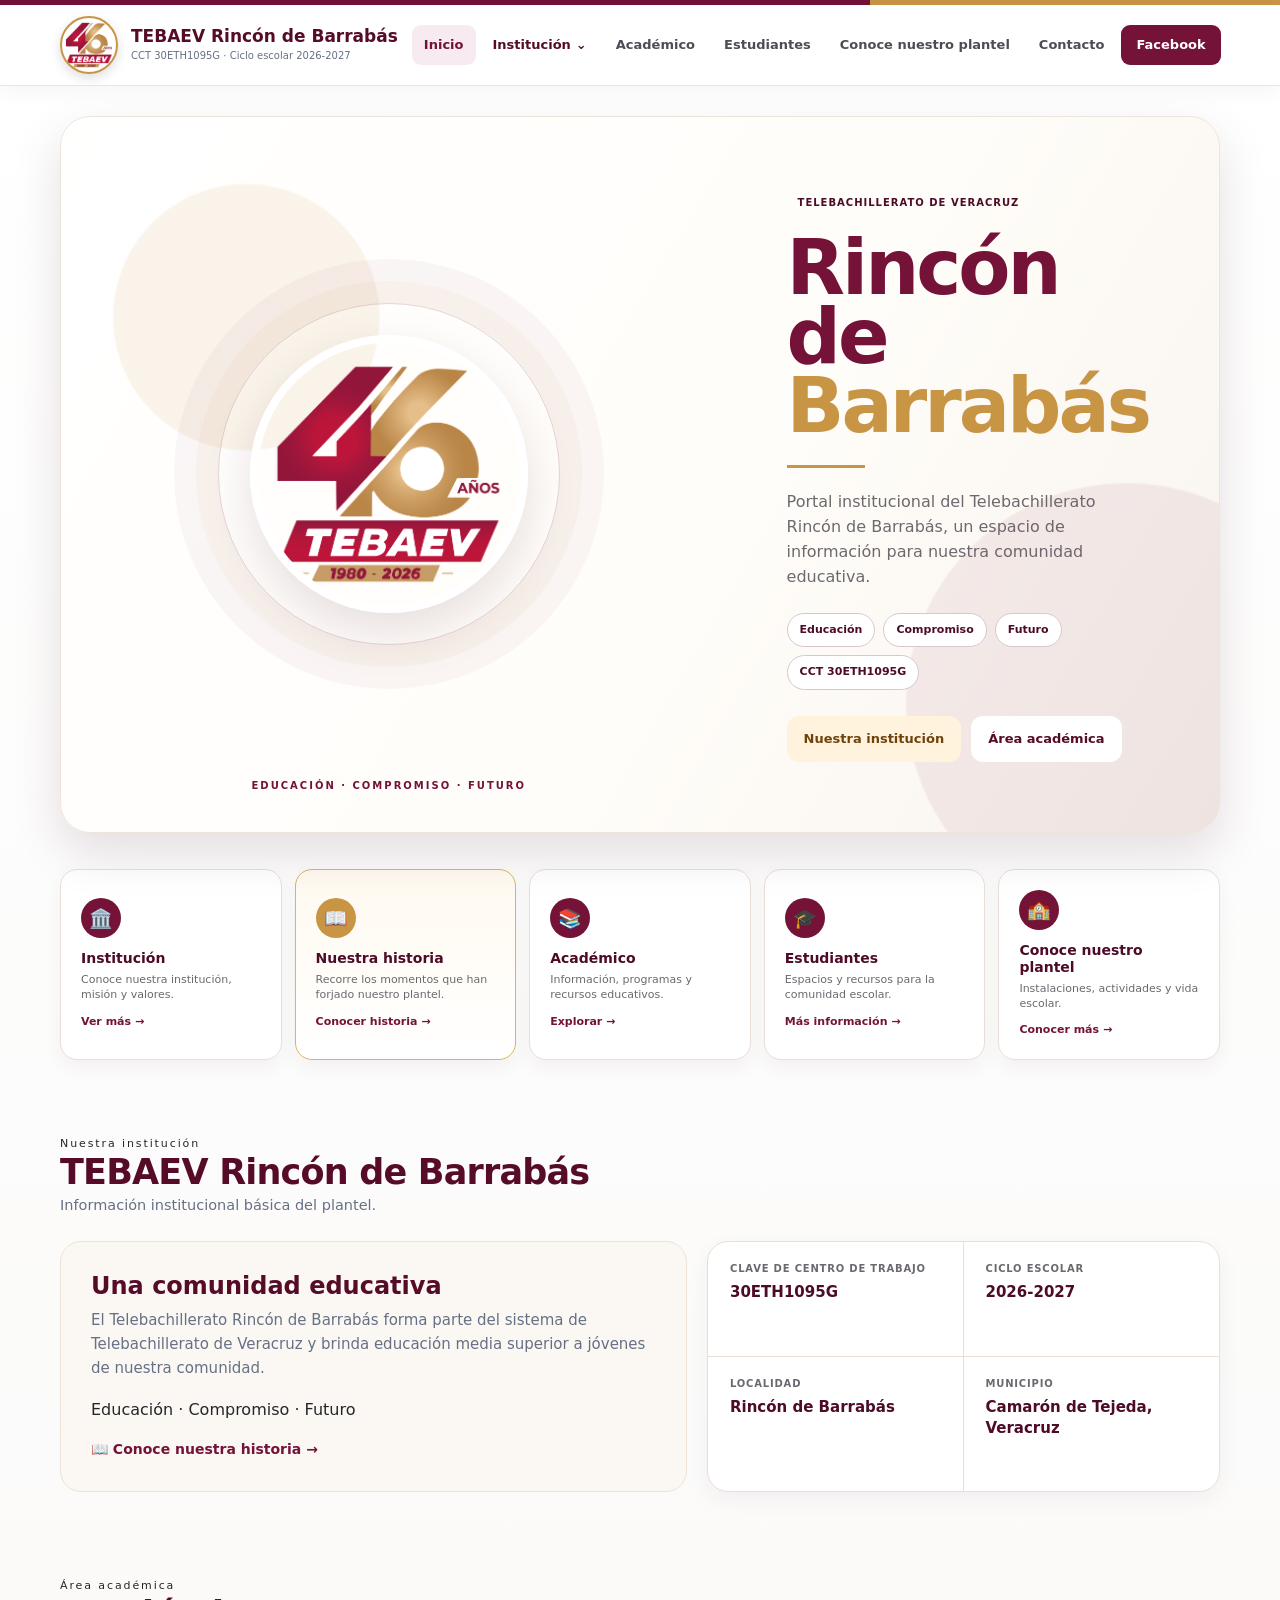
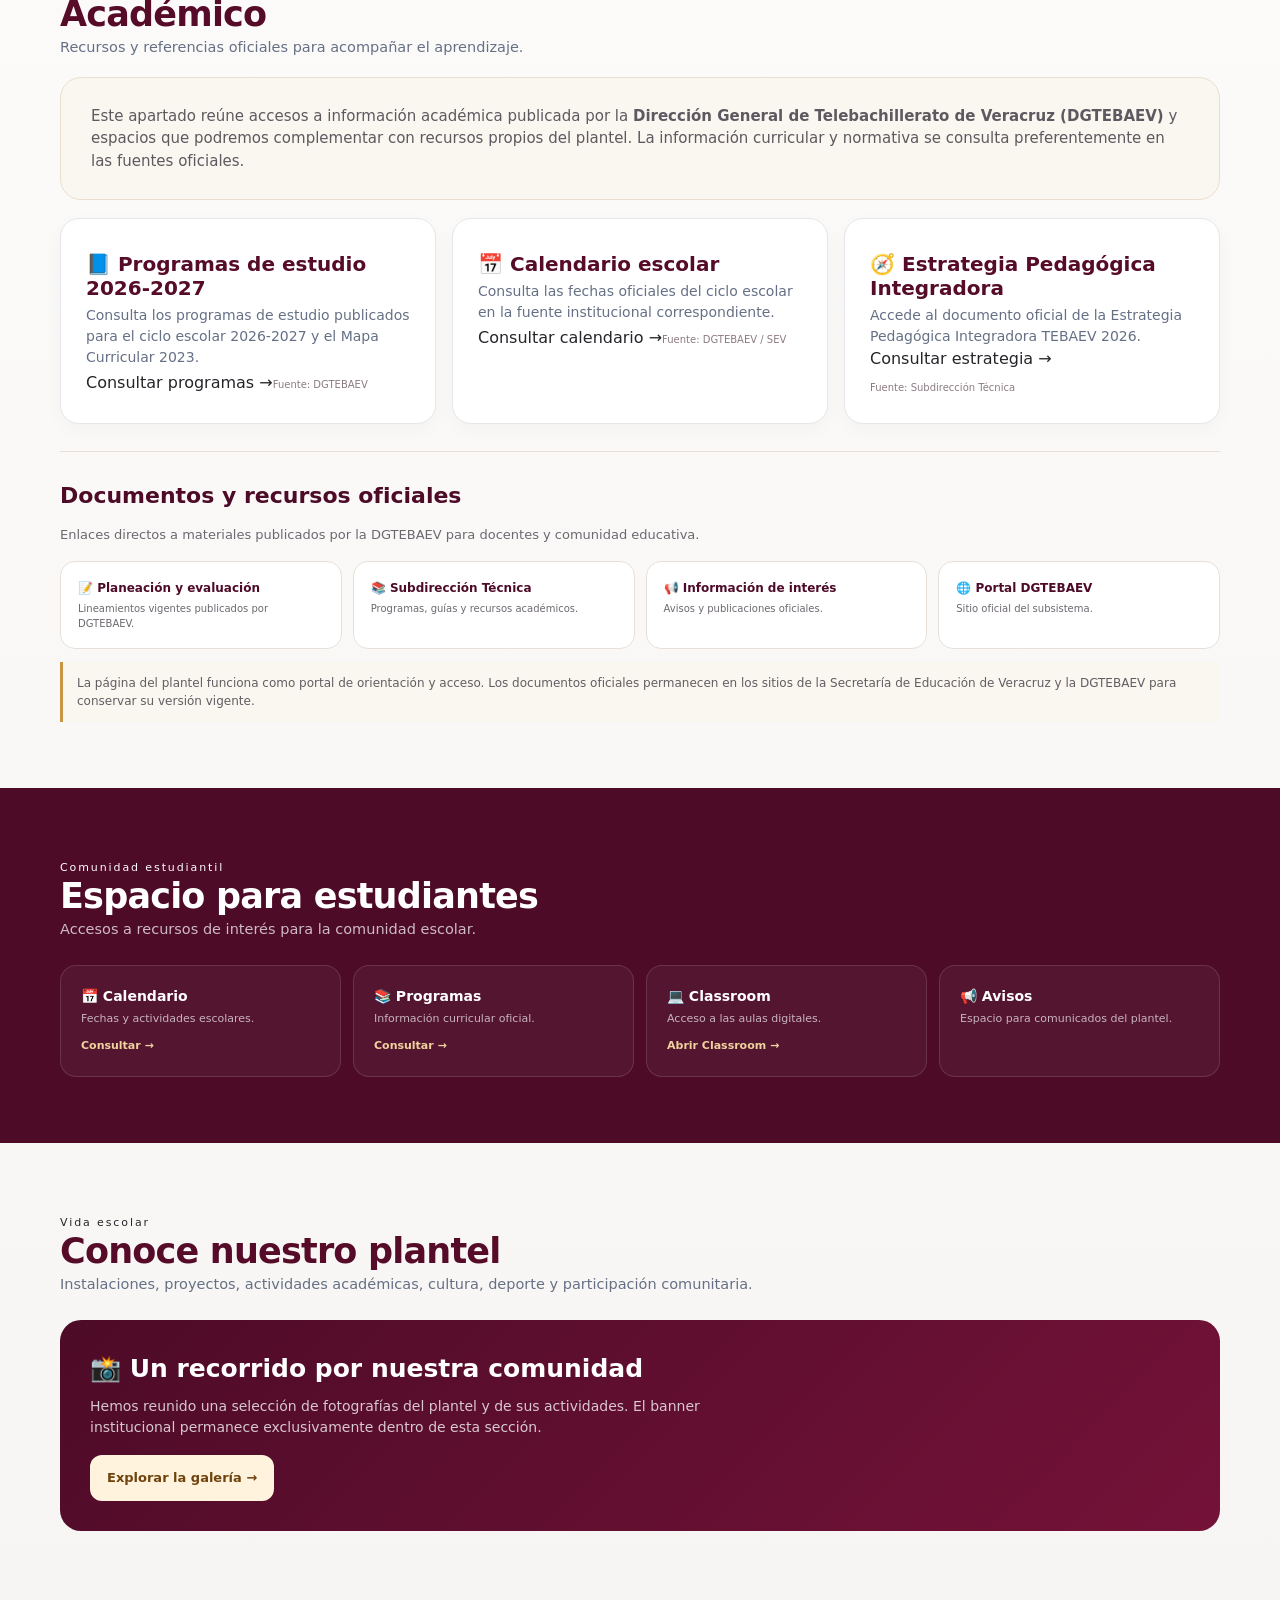
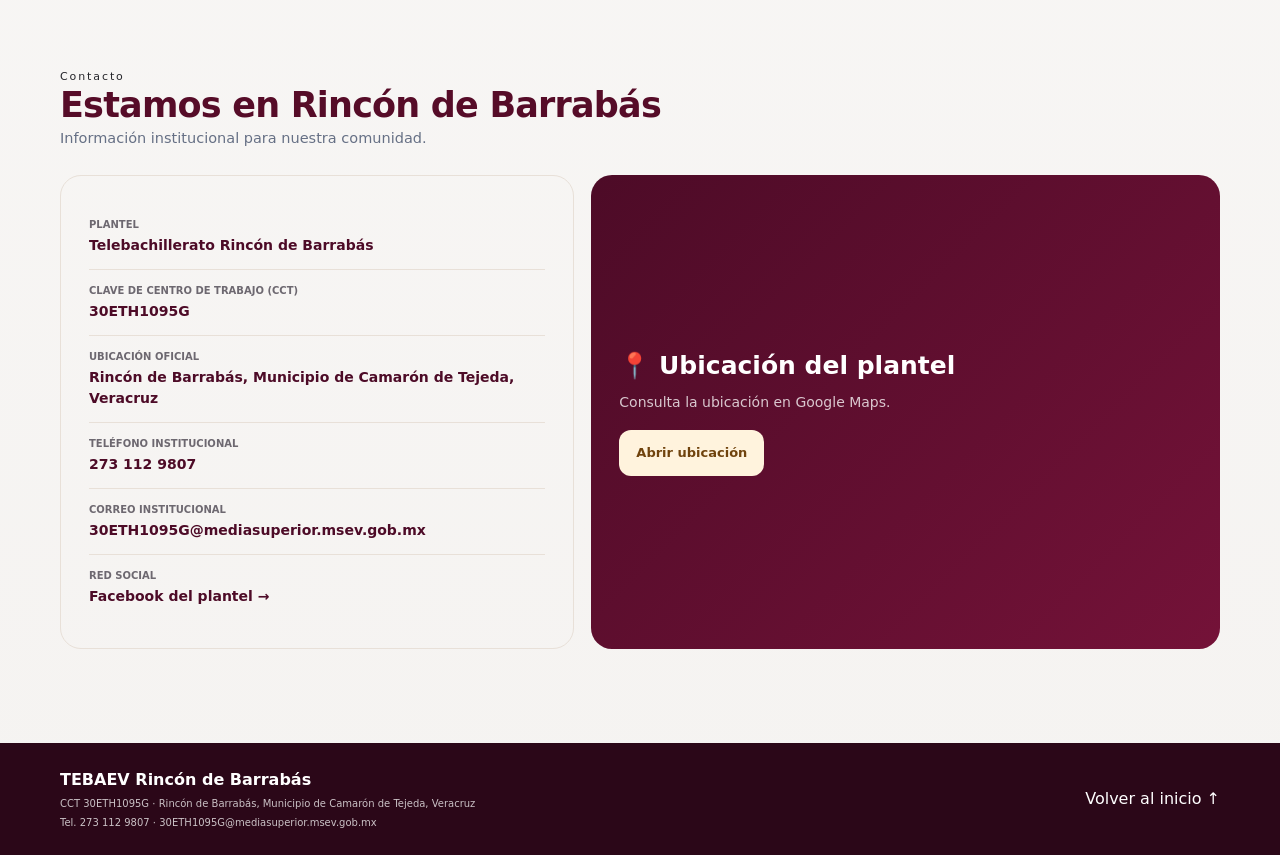
<file: index.html>
<!doctype html>
<html lang="es">
<head>
<meta charset="utf-8">
<meta name="viewport" content="width=device-width,initial-scale=1,viewport-fit=cover">
<meta name="theme-color" content="#741238">
<meta name="description" content="Portal institucional del Telebachillerato Rincón de Barrabás, CCT 30ETH1095G. Ciclo escolar 2026-2027.">
<meta property="og:type" content="website">
<meta property="og:title" content="TEBAEV Rincón de Barrabás | Portal institucional">
<meta property="og:description" content="Información institucional, académica y comunitaria del Telebachillerato Rincón de Barrabás.">
<meta property="og:image" content="https://mario-orther.github.io/TEBAEV-Rincon-de-Barrabas/Portada.jpg">
<meta name="twitter:card" content="summary_large_image">
<script type="application/ld+json">
{
  "@context":"https://schema.org",
  "@type":"EducationalOrganization",
  "name":"Telebachillerato Rincón de Barrabás",
  "alternateName":"TEBAEV Rincón de Barrabás",
  "identifier":"30ETH1095G",
  "url":"https://mario-orther.github.io/TEBAEV-Rincon-de-Barrabas/",
  "logo":"https://mario-orther.github.io/TEBAEV-Rincon-de-Barrabas/LOGO%2046.png",
  "image":"https://mario-orther.github.io/TEBAEV-Rincon-de-Barrabas/Portada.jpg",
  "email":"30ETH1095G@mediasuperior.msev.gob.mx",
  "telephone":"+52 273 112 9807",
  "address":{
    "@type":"PostalAddress",
    "addressLocality":"Rincón de Barrabás",
    "addressRegion":"Veracruz",
    "addressCountry":"MX"
  },
  "sameAs":["https://www.facebook.com/profile.php?id=100013613138056"]
}
</script>
<link rel="icon" href="./LOGO%2046.png">
<link rel="manifest" href="./manifest.json">
<link rel="stylesheet" href="./assets/site.css?v=20260830-3">
<link rel="stylesheet" href="./assets/home.css?v=20260830-3">
<link rel="stylesheet" href="./assets/mobile-home.css?v=20260830-3">
<title>TEBAEV Rincón de Barrabás | Portal institucional</title>
</head>
<body>
<div class="top"></div>
<header><div class="wrap nav"><a class="brand" href="#inicio"><img src="./LOGO%2046.png" width="58" height="58" alt="Logotipo del TEBAEV Rincón de Barrabás"><div><strong>TEBAEV Rincón de Barrabás</strong><small>CCT 30ETH1095G · Ciclo escolar 2026-2027</small></div></a><button class="hamb" id="hamb" aria-label="Abrir menú" aria-expanded="false">☰</button><nav class="menu" id="menu"><a href="#inicio" aria-current="page">Inicio</a><div class="drop" id="institutionDrop"><button class="dropbtn" type="button" aria-expanded="false">Institución</button><div class="dropmenu"><a href="#institucion">Presentación</a><a href="./historia.html">Nuestra historia</a><a href="./institucion.html">Información institucional</a></div></div><a href="#academico">Académico</a><a href="#estudiantes">Estudiantes</a><a href="./conoce.html">Conoce nuestro plantel</a><a href="#contacto">Contacto</a><a class="fb" href="https://www.facebook.com/profile.php?id=100013613138056" target="_blank" rel="noopener">Facebook</a></nav></div></header>
<main id="inicio">
<section class="hero"><div class="wrap"><div class="heroBox"><div class="heroMark"><img src="./LOGO%2046.png" width="278" height="278" alt="Logotipo del Telebachillerato Rincón de Barrabás"><div class="markText">Educación · Compromiso · Futuro</div></div><div class="copy"><div class="eyebrow">Telebachillerato de Veracruz</div><h1>Rincón de <span>Barrabás</span></h1><div class="line"></div><p>Portal institucional del Telebachillerato Rincón de Barrabás, un espacio de información para nuestra comunidad educativa.</p><div class="meta"><span>Educación</span><span>Compromiso</span><span>Futuro</span><span>CCT 30ETH1095G</span></div><div class="actions"><a class="btn gold" href="#institucion">Nuestra institución</a><a class="btn light" href="#academico">Área académica</a></div></div></div></div></section>
<section class="quick"><div class="wrap"><div class="quickGrid"><a class="quickCard" href="#institucion"><span class="quickIcon">🏛️</span><b>Institución</b><p>Conoce nuestra institución, misión y valores.</p><span class="qLink">Ver más →</span></a><a class="quickCard featured" href="./historia.html"><span class="quickIcon">📖</span><b>Nuestra historia</b><p>Recorre los momentos que han forjado nuestro plantel.</p><span class="qLink">Conocer historia →</span></a><a class="quickCard" href="#academico"><span class="quickIcon">📚</span><b>Académico</b><p>Información, programas y recursos educativos.</p><span class="qLink">Explorar →</span></a><a class="quickCard" href="#estudiantes"><span class="quickIcon">🎓</span><b>Estudiantes</b><p>Espacios y recursos para la comunidad escolar.</p><span class="qLink">Más información →</span></a><a class="quickCard" href="./conoce.html"><span class="quickIcon">🏫</span><b>Conoce nuestro plantel</b><p>Instalaciones, actividades y vida escolar.</p><span class="qLink">Conocer más →</span></a></div></div></section>
<section class="content" id="institucion"><div class="wrap"><div class="head"><span class="kicker">Nuestra institución</span><h2>TEBAEV Rincón de Barrabás</h2><p>Información institucional básica del plantel.</p></div><div class="institution"><div class="panel"><h3>Una comunidad educativa</h3><p>El Telebachillerato Rincón de Barrabás forma parte del sistema de Telebachillerato de Veracruz y brinda educación media superior a jóvenes de nuestra comunidad.</p><div class="quote">Educación · Compromiso · Futuro</div><a class="link" href="./historia.html">📖 Conoce nuestra historia →</a></div><div class="data"><div><small>Clave de centro de trabajo</small><strong>30ETH1095G</strong></div><div><small>Ciclo escolar</small><strong>2026-2027</strong></div><div><small>Localidad</small><strong>Rincón de Barrabás</strong></div><div><small>Municipio</small><strong>Camarón de Tejeda, Veracruz</strong></div></div></div></div></section>
<section class="content" id="academico"><div class="wrap"><div class="head"><span class="kicker">Área académica</span><h2>Académico</h2><p>Recursos y referencias oficiales para acompañar el aprendizaje.</p></div><div class="academicIntro"><p>Este apartado reúne accesos a información académica publicada por la <strong>Dirección General de Telebachillerato de Veracruz (DGTEBAEV)</strong> y espacios que podremos complementar con recursos propios del plantel. La información curricular y normativa se consulta preferentemente en las fuentes oficiales.</p></div><div class="cards"><article class="card"><h3>📘 Programas de estudio 2026-2027</h3><p>Consulta los programas de estudio publicados para el ciclo escolar 2026-2027 y el Mapa Curricular 2023.</p><a class="link" href="https://www.sev.gob.mx/tebaev/programas/" target="_blank" rel="noopener">Consultar programas →</a><small class="source">Fuente: DGTEBAEV</small></article><article class="card"><h3>📅 Calendario escolar</h3><p>Consulta las fechas oficiales del ciclo escolar en la fuente institucional correspondiente.</p><a class="link" href="https://www.sev.gob.mx/tebaev/de_interes/calendario-escolar/" target="_blank" rel="noopener">Consultar calendario →</a><small class="source">Fuente: DGTEBAEV / SEV</small></article><article class="card"><h3>🧭 Estrategia Pedagógica Integradora</h3><p>Accede al documento oficial de la Estrategia Pedagógica Integradora TEBAEV 2026.</p><a class="link" href="https://www.sev.gob.mx/tebaev/estrategia-integradora-tebaev2026/" target="_blank" rel="noopener">Consultar estrategia →</a><small class="source">Fuente: Subdirección Técnica</small></article></div><div class="official"><h3>Documentos y recursos oficiales</h3><p>Enlaces directos a materiales publicados por la DGTEBAEV para docentes y comunidad educativa.</p><div class="officialGrid"><a href="https://www.sev.gob.mx/tebaev/lineamientos-para-la-planeacion-didactica-y-la-evaluacion-del-aprendizaje/" target="_blank" rel="noopener">📝 Planeación y evaluación<span>Lineamientos vigentes publicados por DGTEBAEV.</span></a><a href="https://www.sev.gob.mx/tebaev/category/subdirecciones/subtecnica/" target="_blank" rel="noopener">📚 Subdirección Técnica<span>Programas, guías y recursos académicos.</span></a><a href="https://www.sev.gob.mx/tebaev/de_interes/" target="_blank" rel="noopener">📢 Información de interés<span>Avisos y publicaciones oficiales.</span></a><a href="https://www.sev.gob.mx/tebaev/" target="_blank" rel="noopener">🌐 Portal DGTEBAEV<span>Sitio oficial del subsistema.</span></a></div></div><div class="note">La página del plantel funciona como portal de orientación y acceso. Los documentos oficiales permanecen en los sitios de la Secretaría de Educación de Veracruz y la DGTEBAEV para conservar su versión vigente.</div></div></section>
<section class="content students" id="estudiantes"><div class="wrap"><div class="head"><span class="kicker">Comunidad estudiantil</span><h2>Espacio para estudiantes</h2><p>Accesos a recursos de interés para la comunidad escolar.</p></div><div class="studentGrid"><div class="studentCard"><strong>📅 Calendario</strong><span>Fechas y actividades escolares.</span><a href="https://www.sev.gob.mx/tebaev/de_interes/calendario-escolar/" target="_blank" rel="noopener">Consultar →</a></div><div class="studentCard"><strong>📚 Programas</strong><span>Información curricular oficial.</span><a href="https://www.sev.gob.mx/tebaev/programas/" target="_blank" rel="noopener">Consultar →</a></div><div class="studentCard"><strong>💻 Classroom</strong><span>Acceso a las aulas digitales.</span><a href="https://classroom.google.com/" target="_blank" rel="noopener">Abrir Classroom →</a></div><div class="studentCard"><strong>📢 Avisos</strong><span>Espacio para comunicados del plantel.</span></div></div></div></section>
<section class="content" id="galeria"><div class="wrap"><div class="head"><span class="kicker">Vida escolar</span><h2>Conoce nuestro plantel</h2><p>Instalaciones, proyectos, actividades académicas, cultura, deporte y participación comunitaria.</p></div><div class="galleryPreview"><h3>📸 Un recorrido por nuestra comunidad</h3><p>Hemos reunido una selección de fotografías del plantel y de sus actividades. El banner institucional permanece exclusivamente dentro de esta sección.</p><a class="btn gold" href="./conoce.html">Explorar la galería →</a></div></div></section>
<section class="content" id="contacto"><div class="wrap"><div class="head"><span class="kicker">Contacto</span><h2>Estamos en Rincón de Barrabás</h2><p>Información institucional para nuestra comunidad.</p></div><div class="contact"><div class="contactCard"><div class="row"><small>Plantel</small><strong>Telebachillerato Rincón de Barrabás</strong></div><div class="row"><small>Clave de Centro de Trabajo (CCT)</small><strong>30ETH1095G</strong></div><div class="row"><small>Ubicación oficial</small><strong>Rincón de Barrabás, Municipio de Camarón de Tejeda, Veracruz</strong></div><div class="row"><small>Teléfono institucional</small><strong><a href="tel:+522731129807">273 112 9807</a></strong></div><div class="row"><small>Correo institucional</small><strong><a href="mailto:30ETH1095G@mediasuperior.msev.gob.mx">30ETH1095G@mediasuperior.msev.gob.mx</a></strong></div><div class="row"><small>Red social</small><strong><a href="https://www.facebook.com/profile.php?id=100013613138056" target="_blank" rel="noopener">Facebook del plantel →</a></strong></div></div><div class="map"><h3>📍 Ubicación del plantel</h3><p>Consulta la ubicación en Google Maps.</p><a class="btn gold" href="https://www.google.com/maps/search/?api=1&query=Telebachillerato%20Rincon%20de%20Barrabas%20Camar%C3%B3n%20de%20Tejeda%20Veracruz" target="_blank" rel="noopener">Abrir ubicación</a></div></div></div></section>
</main>
<footer><div class="wrap foot"><div><strong>TEBAEV Rincón de Barrabás</strong><small>CCT 30ETH1095G · Rincón de Barrabás, Municipio de Camarón de Tejeda, Veracruz</small><small>Tel. 273 112 9807 · <a href="mailto:30ETH1095G@mediasuperior.msev.gob.mx">30ETH1095G@mediasuperior.msev.gob.mx</a></small></div><a href="#inicio">Volver al inicio ↑</a></div></footer>
<script>const h=document.getElementById('hamb'),m=document.getElementById('menu'),d=document.getElementById('institutionDrop'),db=d.querySelector('.dropbtn');h.addEventListener('click',()=>{const o=m.classList.toggle('open');h.setAttribute('aria-expanded',o)});db.addEventListener('click',e=>{e.preventDefault();e.stopPropagation();const o=d.classList.toggle('open');db.setAttribute('aria-expanded',o)});document.addEventListener('click',e=>{if(!d.contains(e.target)){d.classList.remove('open');db.setAttribute('aria-expanded','false')}});document.querySelectorAll('.menu a').forEach(a=>a.addEventListener('click',()=>{m.classList.remove('open');d.classList.remove('open');h.setAttribute('aria-expanded','false');db.setAttribute('aria-expanded','false')}));</script>
</body></html>
</file>
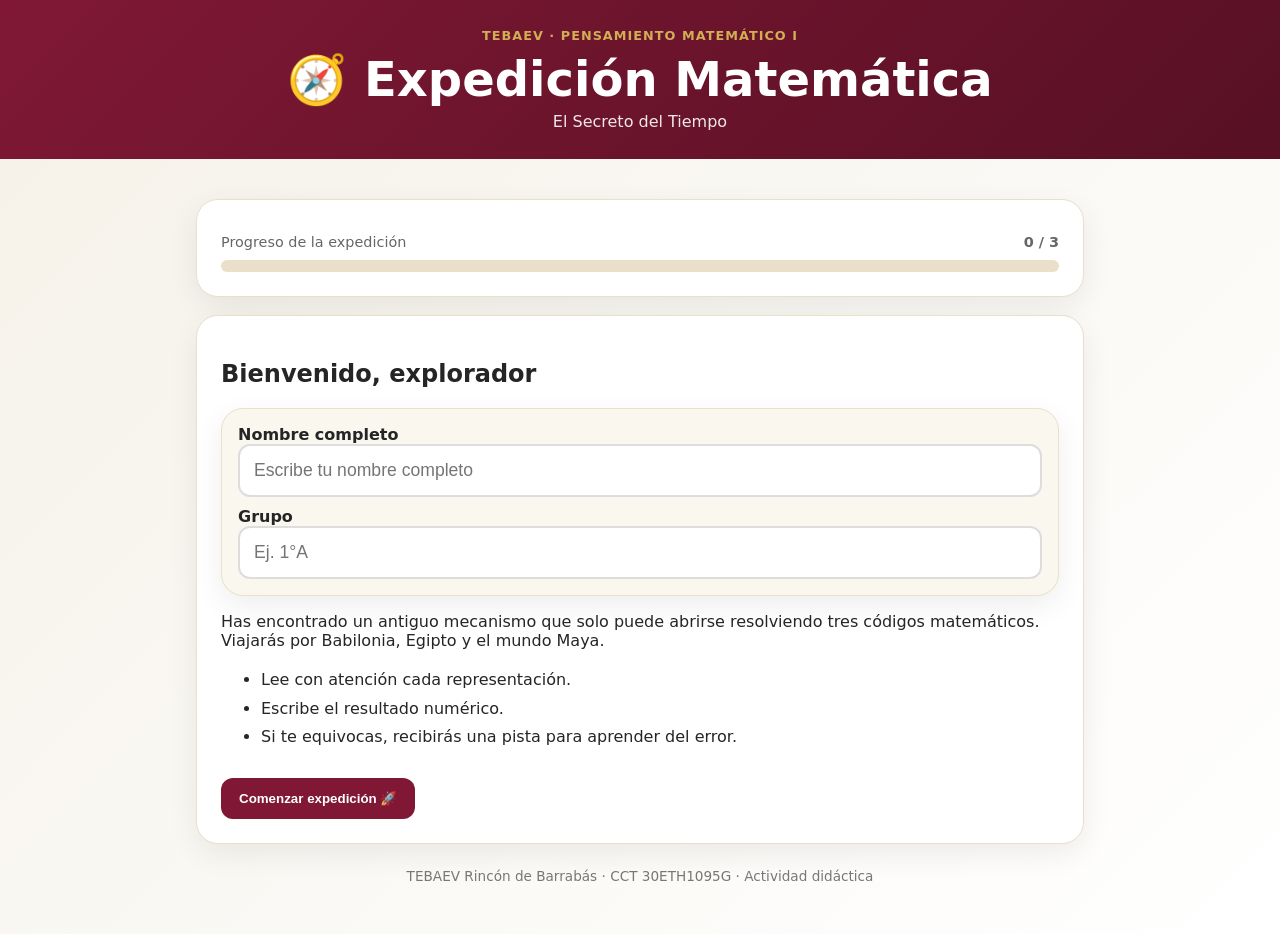
<file: expedicion-matematica/index.html>
<!doctype html>
<html lang="es">
<head>
<meta charset="utf-8">
<meta name="viewport" content="width=device-width,initial-scale=1">
<title>Expedición Matemática | El Secreto del Tiempo</title>
<style>
:root{--vino:#801835;--oro:#d1ae54;--fondo:#f5f1e8;--texto:#252525}
*{box-sizing:border-box}body{margin:0;font-family:system-ui,-apple-system,Segoe UI,Arial,sans-serif;background:linear-gradient(135deg,#f5f1e8,#fff);color:var(--texto)}
header{background:linear-gradient(135deg,var(--vino),#571024);color:#fff;padding:28px 18px;text-align:center}
header .tag{color:var(--oro);font-weight:800;letter-spacing:.08em;text-transform:uppercase;font-size:.8rem}
header h1{margin:8px 0 4px;font-size:clamp(1.8rem,5vw,3rem)}header p{margin:0;opacity:.9}
.wrap{max-width:920px;margin:auto;padding:22px 16px 50px}.card{background:#fff;border-radius:22px;padding:24px;margin:18px 0;box-shadow:0 10px 30px #00000012;border:1px solid #eadfc9}
.progress{height:12px;background:#eadfc9;border-radius:99px;overflow:hidden}.bar{height:100%;width:0;background:linear-gradient(90deg,var(--vino),var(--oro));transition:.35s}
.meta{display:flex;justify-content:space-between;gap:12px;margin:10px 0;color:#666;font-size:.9rem}
.symbols{font-size:2.2rem;text-align:center;letter-spacing:.18em;background:#faf7ef;padding:18px;border-radius:15px;margin:18px 0}
input{width:100%;padding:14px;border:2px solid #ddd;border-radius:12px;font-size:1.1rem}
button{border:0;border-radius:12px;padding:13px 18px;font-weight:800;cursor:pointer;background:var(--vino);color:#fff;margin-top:10px}button:hover{filter:brightness(1.08)}button.secondary{background:#eee;color:#333}
.feedback{margin-top:14px;padding:13px;border-radius:12px;display:none}.ok{background:#e8f5e9;color:#205d23}.bad{background:#ffebee;color:#8a1c2a}
.hidden{display:none}.hint{color:#6a5a25;background:#fff8d9;padding:12px;border-radius:12px;margin-top:12px}
.result{font-size:1.15rem;line-height:1.7;background:#faf7ef;padding:18px;border-radius:15px;margin:16px 0}
footer{text-align:center;color:#777;font-size:.85rem;margin-top:24px}ul{line-height:1.8}
</style>
</head>
<body>
<header><div class="tag">TEBAEV · Pensamiento Matemático I</div><h1>🧭 Expedición Matemática</h1><p>El Secreto del Tiempo</p></header>
<div class="wrap">
<div class="card"><div class="meta"><span>Progreso de la expedición</span><strong id="counter">0 / 3</strong></div><div class="progress"><div class="bar" id="bar"></div></div></div>

<section class="card" id="intro">
<h2>Bienvenido, explorador</h2>
<div class="card" style="margin:12px 0;padding:16px;background:#faf7ef">
<label><strong>Nombre completo</strong></label><input id="studentName" placeholder="Escribe tu nombre completo">
<label style="display:block;margin-top:10px"><strong>Grupo</strong></label><input id="studentGroup" placeholder="Ej. 1°A">
</div>
<p>Has encontrado un antiguo mecanismo que solo puede abrirse resolviendo tres códigos matemáticos. Viajarás por Babilonia, Egipto y el mundo Maya.</p>
<ul><li>Lee con atención cada representación.</li><li>Escribe el resultado numérico.</li><li>Si te equivocas, recibirás una pista para aprender del error.</li></ul>
<button onclick="start()">Comenzar expedición 🚀</button>
</section>

<section class="card hidden" id="ch1">
<h2>🏺 Cámara I · Babilonia</h2><p>Los símbolos representan decenas y unidades:</p>
<div class="symbols">&lt; &lt; &lt; &lt; &nbsp; T T</div>
<p><strong>Clave:</strong> cada &lt; vale 10 y cada T vale 1.</p>
<input id="a1" inputmode="numeric" placeholder="¿Cuál es el número?">
<button onclick="check(1,42)">Descifrar</button><button class="secondary" onclick="hint(1)">Pista</button>
<div id="f1" class="feedback"></div><div id="h1" class="hint hidden">Piensa: 4 grupos de 10 + 2 unidades.</div>
</section>

<section class="card hidden" id="ch2">
<h2>𓂀 Cámara II · Egipto</h2><p>Descifra los jeroglíficos con estos valores:</p>
<div class="symbols">𓆼𓆼𓆼 &nbsp; 𓍢𓍢 &nbsp; 𓏤𓏤𓏤𓏤𓏤</div>
<p><strong>Clave:</strong> 𓆼 = 1000 · 𓍢 = 100 · 𓏤 = 1</p>
<input id="a2" inputmode="numeric" placeholder="¿Cuál es el número?">
<button onclick="check(2,3205)">Descifrar</button><button class="secondary" onclick="hint(2)">Pista</button>
<div id="f2" class="feedback"></div><div id="h2" class="hint hidden">Suma 3 miles + 2 centenas + 5 unidades.</div>
</section>

<section class="card hidden" id="ch3">
<h2>🌽 Cámara III · Maya</h2><p>En el sistema maya, un punto vale 1 y una barra vale 5.</p>
<div class="symbols">• • • • &nbsp; ━ ━</div>
<input id="a3" inputmode="numeric" placeholder="¿Cuál es el número?">
<button onclick="check(3,14)">Descifrar</button><button class="secondary" onclick="hint(3)">Pista</button>
<div id="f3" class="feedback"></div><div id="h3" class="hint hidden">Suma 4 puntos y 2 barras de 5.</div>
</section>

<section class="card hidden" id="final">
<h2>🔐 Código final</h2><p>Usa el <strong>último dígito</strong> de cada respuesta:</p>
<div class="symbols">Babilonia → Egipto → Maya</div>
<input id="code" inputmode="numeric" maxlength="3" placeholder="Código de 3 dígitos">
<button onclick="finish()">Abrir portal</button><div id="ff" class="feedback"></div>
</section>

<section class="card hidden" id="win">
<h2>🏆 ¡Expedición completada!</h2>
<p>Has reconstruido el código <strong>254</strong> y abierto el portal.</p>
<div class="result">
<strong id="scoreBox">0 / 100</strong><br>
<span id="resultDetails"></span>
</div>
<p>Tu resultado demuestra que puedes interpretar diferentes formas de representar cantidades y convertirlas a lenguaje matemático.</p>
<button onclick="sendResult()">📝 Registrar resultado</button>
<p style="font-size:.9rem;color:#666">Se abrirá el formulario de Google con tus datos prellenados. Revisa la información y pulsa <strong>Enviar</strong>.</p>
<button class="secondary" onclick="location.reload()">Repetir expedición</button>
</section>

<footer>TEBAEV Rincón de Barrabás · CCT 30ETH1095G · Actividad didáctica</footer>
</div>

<script>
let solved=0, errors=0, hints=0, startTime=0, elapsed='', resultSent=false;

function show(id){
 document.querySelectorAll('section.card').forEach(x=>x.classList.add('hidden'));
 document.getElementById(id).classList.remove('hidden');
}
function start(){
 const n=document.getElementById('studentName').value.trim(),g=document.getElementById('studentGroup').value.trim();
 if(!n||!g){alert('Escribe tu nombre completo y grupo antes de comenzar.');return}
 startTime=Date.now();show('ch1');update();
}
function update(){
 document.getElementById('counter').textContent=solved+' / 3';
 document.getElementById('bar').style.width=(solved/3*100)+'%';
}
function hint(n){
 if(!document.getElementById('h'+n).classList.contains('hidden')) return;
 hints++;document.getElementById('h'+n).classList.remove('hidden');
}
function check(n,answer){
 const v=document.getElementById('a'+n).value.trim(),f=document.getElementById('f'+n);
 f.style.display='block';
 if(v===String(answer)){
  f.className='feedback ok';f.textContent='✓ Correcto. Has descifrado esta cámara.';
  if(!document.getElementById('ch'+n).dataset.done){
   document.getElementById('ch'+n).dataset.done='1';solved++;update();
   setTimeout(()=>show(n<3?'ch'+(n+1):'final'),450);
  }
 }else{
  errors++;f.className='feedback bad';f.textContent='Todavía no. Revisa el valor de cada símbolo y vuelve a intentarlo.';
 }
}
function finish(){
 const f=document.getElementById('ff');
 if(document.getElementById('code').value.trim()==='254'){
  f.className='feedback ok';f.style.display='block';f.textContent='✓ Código correcto. ¡Portal abierto!';
  setTimeout(()=>{prepareResult();show('win')},500);
 }else{
  errors++;f.className='feedback bad';f.style.display='block';f.textContent='Código incorrecto. Usa los últimos dígitos de 42, 3205 y 14.';
 }
}
function prepareResult(){
 const secs=Math.max(0,Math.floor((Date.now()-startTime)/1000));
 elapsed=String(Math.floor(secs/60)).padStart(2,'0')+':'+String(secs%60).padStart(2,'0');
 const score=Math.max(0,100-(errors*5)-(hints*3));
 document.getElementById('scoreBox').textContent='Puntaje: '+score+' / 100';
 document.getElementById('resultDetails').textContent='Alumno: '+document.getElementById('studentName').value.trim()+' · Grupo: '+document.getElementById('studentGroup').value.trim()+' · Cámaras: '+solved+'/3 · Errores: '+errors+' · Pistas: '+hints+' · Tiempo: '+elapsed;
}
function sendResult(){
 if(resultSent) return;
 prepareResult();
 const name=document.getElementById('studentName').value.trim(),group=document.getElementById('studentGroup').value.trim();
 const score=Math.max(0,100-(errors*5)-(hints*3));
 const url='https://docs.google.com/forms/d/e/1FAIpQLSdgmHXCTjRgWCTnxmLgVIkXNhdl--kZ5do4KoiUcARNP8htWA/viewform?usp=pp_url'
  +'&entry.13269150='+encodeURIComponent(name)
  +'&entry.1033389138='+encodeURIComponent(group)
  +'&entry.780920245='+encodeURIComponent(score)
  +'&entry.1675566149='+encodeURIComponent(solved+'/3')
  +'&entry.1185680942='+encodeURIComponent(errors)
  +'&entry.1260101881='+encodeURIComponent(hints)
  +'&entry.1855846096='+encodeURIComponent(elapsed)
  +'&entry.210701958='+encodeURIComponent('254');
 resultSent=true;
 window.open(url,'_blank');
}
</script>
</body>
</html>
</file>
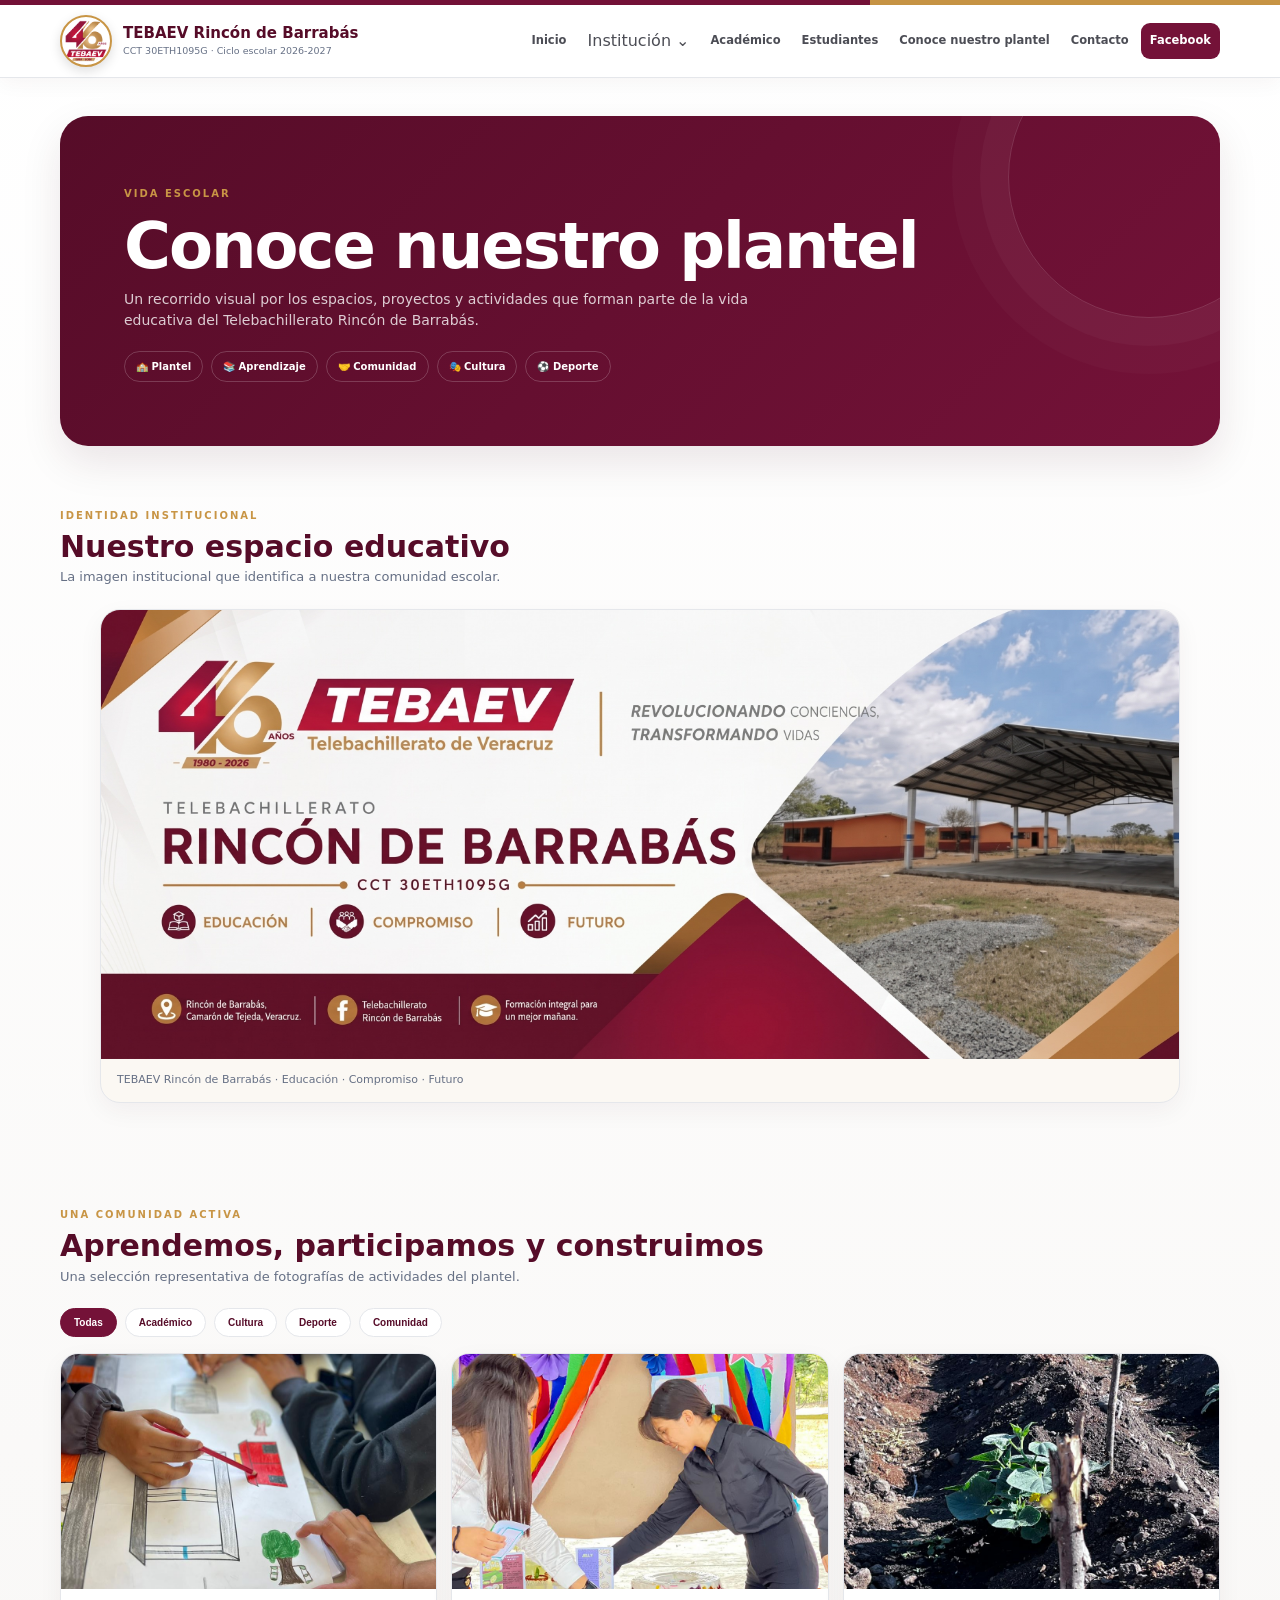
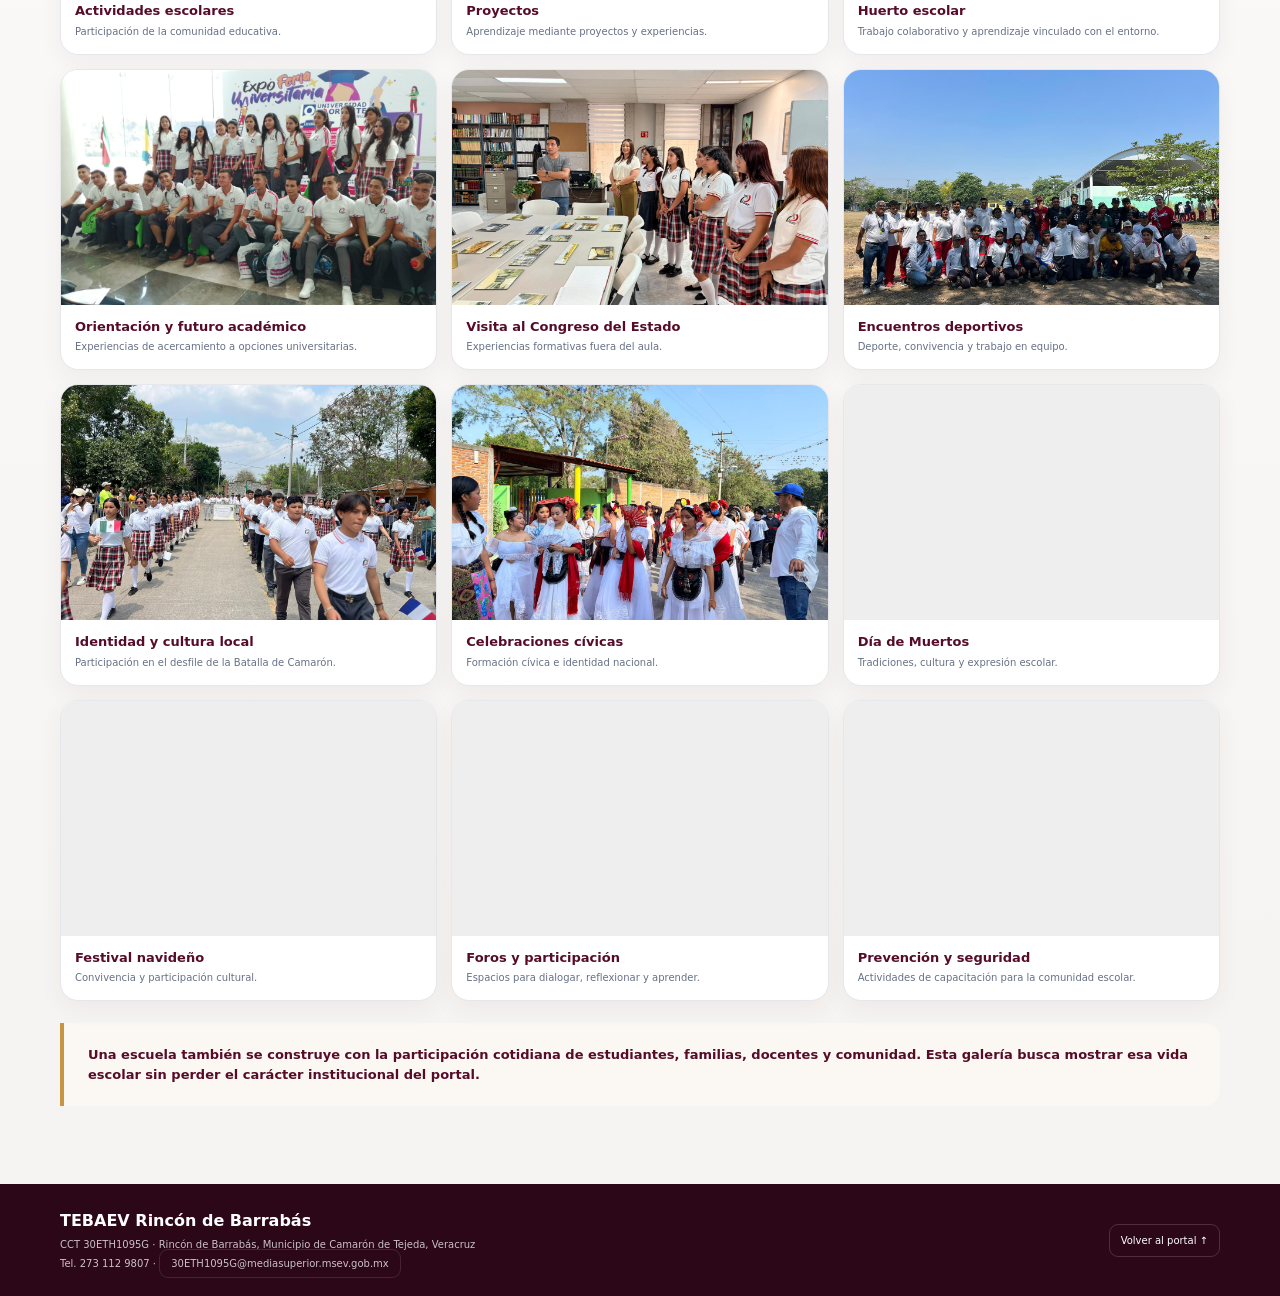
<file: conoce.html>
<!doctype html><html lang="es"><head><meta charset="utf-8"><meta name="viewport" content="width=device-width,initial-scale=1"><meta name="theme-color" content="#741238"><meta name="description" content="Conoce el plantel y la vida escolar del TEBAEV Rincón de Barrabás."><meta property="og:type" content="website"><meta property="og:title" content="Conoce nuestro plantel | TEBAEV Rincón de Barrabás"><meta property="og:description" content="Un recorrido visual por los espacios, proyectos y actividades del TEBAEV Rincón de Barrabás."><meta property="og:image" content="https://mario-orther.github.io/TEBAEV-Rincon-de-Barrabas/Portada.jpg"><meta name="twitter:card" content="summary_large_image"><link rel="icon" href="./LOGO%2046.png"><link rel="manifest" href="./manifest.json"><link rel="stylesheet" href="./assets/site.css?v=20260827"><link rel="stylesheet" href="./assets/pages.css?v=20260827"><title>Conoce nuestro plantel | TEBAEV Rincón de Barrabás</title></head><body class="gallery-page"><div class="site-top"></div><header class="site-header"><div class="site-wrap site-nav"><a class="site-brand" href="./index.html"><img src="./LOGO%2046.png" width="58" height="58" alt="Logotipo del TEBAEV Rincón de Barrabás"><div><strong>TEBAEV Rincón de Barrabás</strong><small>CCT 30ETH1095G · Ciclo escolar 2026-2027</small></div></a><button class="site-hamb" id="siteHamb" aria-label="Abrir menú" aria-expanded="false">☰</button><nav class="site-menu" id="siteMenu"><a href="./index.html">Inicio</a><div class="site-drop"><button class="site-dropbtn" type="button">Institución</button><div class="site-dropmenu"><a href="./institucion.html">Presentación institucional</a><a href="./historia.html">Nuestra historia</a></div></div><a href="./index.html#academico">Académico</a><a href="./estudiantes.html">Estudiantes</a><a href="./conoce.html" aria-current="page">Conoce nuestro plantel</a><a href="./index.html#contacto">Contacto</a><a class="site-fb" href="https://www.facebook.com/profile.php?id=100013613138056" target="_blank" rel="noopener">Facebook</a></nav></div></header><main><section class="intro"><div class="site-wrap"><div class="introbox"><span class="kicker">Vida escolar</span><h1>Conoce nuestro plantel</h1><p>Un recorrido visual por los espacios, proyectos y actividades que forman parte de la vida educativa del Telebachillerato Rincón de Barrabás.</p><div class="chips"><span>🏫 Plantel</span><span>📚 Aprendizaje</span><span>🤝 Comunidad</span><span>🎭 Cultura</span><span>⚽ Deporte</span></div></div></div></section><section class="section"><div class="site-wrap"><div class="head"><span class="kicker">Identidad institucional</span><h2>Nuestro espacio educativo</h2><p>La imagen institucional que identifica a nuestra comunidad escolar.</p></div><figure class="banner"><img src="./Portada.jpg" width="1280" height="720" alt="Identidad institucional y fotografía del Telebachillerato Rincón de Barrabás" decoding="async"><figcaption>TEBAEV Rincón de Barrabás · Educación · Compromiso · Futuro</figcaption></figure></div></section><section class="section"><div class="site-wrap"><div class="head"><span class="kicker">Una comunidad activa</span><h2>Aprendemos, participamos y construimos</h2><p>Una selección representativa de fotografías de actividades del plantel.</p></div><div class="filters" role="group" aria-label="Filtrar fotografías"><button class="filter active" data-filter="all">Todas</button><button class="filter" data-filter="academico">Académico</button><button class="filter" data-filter="cultura">Cultura</button><button class="filter" data-filter="deporte">Deporte</button><button class="filter" data-filter="comunidad">Comunidad</button></div><div class="grid"><figure class="photo" data-category="academico"><img src="./Fotos/Actividades%20Escolares.jpeg" width="960" height="1280" alt="Actividades escolares del TEBAEV Rincón de Barrabás" loading="lazy" decoding="async"><figcaption><strong>Actividades escolares</strong><span>Participación de la comunidad educativa.</span></figcaption></figure><figure class="photo" data-category="academico"><img src="./Fotos/Proyectos4.jpeg" width="1280" height="960" alt="Proyecto estudiantil" loading="lazy" decoding="async"><figcaption><strong>Proyectos</strong><span>Aprendizaje mediante proyectos y experiencias.</span></figcaption></figure><figure class="photo" data-category="comunidad"><img src="./Fotos/Huerto%20escolar6.jpeg" width="960" height="1280" alt="Huerto escolar" loading="lazy" decoding="async"><figcaption><strong>Huerto escolar</strong><span>Trabajo colaborativo y aprendizaje vinculado con el entorno.</span></figcaption></figure><figure class="photo" data-category="academico"><img src="./Fotos/Expo%20Feria%20Universitaria.jpg" width="1280" height="960" alt="Expo Feria Universitaria" loading="lazy" decoding="async"><figcaption><strong>Orientación y futuro académico</strong><span>Experiencias de acercamiento a opciones universitarias.</span></figcaption></figure><figure class="photo" data-category="comunidad"><img src="./Fotos/Visita%20al%20Congreso%20del%20Estado%20(2).jpeg" width="960" height="1280" alt="Visita al Congreso del Estado" loading="lazy" decoding="async"><figcaption><strong>Visita al Congreso del Estado</strong><span>Experiencias formativas fuera del aula.</span></figcaption></figure><figure class="photo" data-category="deporte"><img src="./Fotos/Encuentros%20Deportivos%20(10).jpeg" width="1280" height="960" alt="Encuentro deportivo" loading="lazy" decoding="async"><figcaption><strong>Encuentros deportivos</strong><span>Deporte, convivencia y trabajo en equipo.</span></figcaption></figure><figure class="photo" data-category="cultura"><img src="./Fotos/Desfile%20Batalla%20de%20Camar%C3%B3n%20(5).jpeg" width="1280" height="960" alt="Desfile de la Batalla de Camarón" loading="lazy" decoding="async"><figcaption><strong>Identidad y cultura local</strong><span>Participación en el desfile de la Batalla de Camarón.</span></figcaption></figure><figure class="photo" data-category="cultura"><img src="./Fotos/Dia%20de%20la%20Independencia.jpeg" width="960" height="1280" alt="Actividad por el Día de la Independencia" loading="lazy" decoding="async"><figcaption><strong>Celebraciones cívicas</strong><span>Formación cívica e identidad nacional.</span></figcaption></figure><figure class="photo" data-category="cultura"><img src="./Fotos/D%C3%ADa%20de%20Muertos.jpeg" width="960" height="1280" alt="Actividad del Día de Muertos" loading="lazy" decoding="async"><figcaption><strong>Día de Muertos</strong><span>Tradiciones, cultura y expresión escolar.</span></figcaption></figure><figure class="photo" data-category="cultura"><img src="./Fotos/Festival%20Navide%C3%B1o.jpeg" width="1280" height="960" alt="Festival navideño" loading="lazy" decoding="async"><figcaption><strong>Festival navideño</strong><span>Convivencia y participación cultural.</span></figcaption></figure><figure class="photo" data-category="comunidad"><img src="./Fotos/Foros%20(2).jpeg" width="1280" height="960" alt="Foro escolar" loading="lazy" decoding="async"><figcaption><strong>Foros y participación</strong><span>Espacios para dialogar, reflexionar y aprender.</span></figcaption></figure><figure class="photo" data-category="comunidad"><img src="./Fotos/Capacitaci%C3%B3n%20en%20casos%20de%20contingencia%20(6).jpeg" width="960" height="1280" alt="Capacitación en casos de contingencia" loading="lazy" decoding="async"><figcaption><strong>Prevención y seguridad</strong><span>Actividades de capacitación para la comunidad escolar.</span></figcaption></figure></div><div class="closing">Una escuela también se construye con la participación cotidiana de estudiantes, familias, docentes y comunidad. Esta galería busca mostrar esa vida escolar sin perder el carácter institucional del portal.</div></div></section></main><footer class="site-footer"><div class="site-wrap site-foot"><div><strong>TEBAEV Rincón de Barrabás</strong><small>CCT 30ETH1095G · Rincón de Barrabás, Municipio de Camarón de Tejeda, Veracruz</small><small>Tel. 273 112 9807 · <a href="mailto:30ETH1095G@mediasuperior.msev.gob.mx">30ETH1095G@mediasuperior.msev.gob.mx</a></small></div><a href="./index.html">Volver al portal ↑</a></div></footer><script>const h=document.getElementById('siteHamb'),m=document.getElementById('siteMenu');h.addEventListener('click',()=>{m.classList.toggle('open');h.setAttribute('aria-expanded',m.classList.contains('open'))});m.querySelectorAll('a').forEach(a=>a.addEventListener('click',()=>{m.classList.remove('open');h.setAttribute('aria-expanded','false')}));document.querySelector('.site-dropbtn').addEventListener('click',e=>e.currentTarget.parentElement.classList.toggle('open'));document.querySelectorAll('.filter').forEach(btn=>btn.addEventListener('click',()=>{document.querySelectorAll('.filter').forEach(b=>b.classList.remove('active'));btn.classList.add('active');const f=btn.dataset.filter;document.querySelectorAll('.photo').forEach(card=>card.classList.toggle('hide',f!=='all'&&card.dataset.category!==f))}));</script></body></html>
</file>
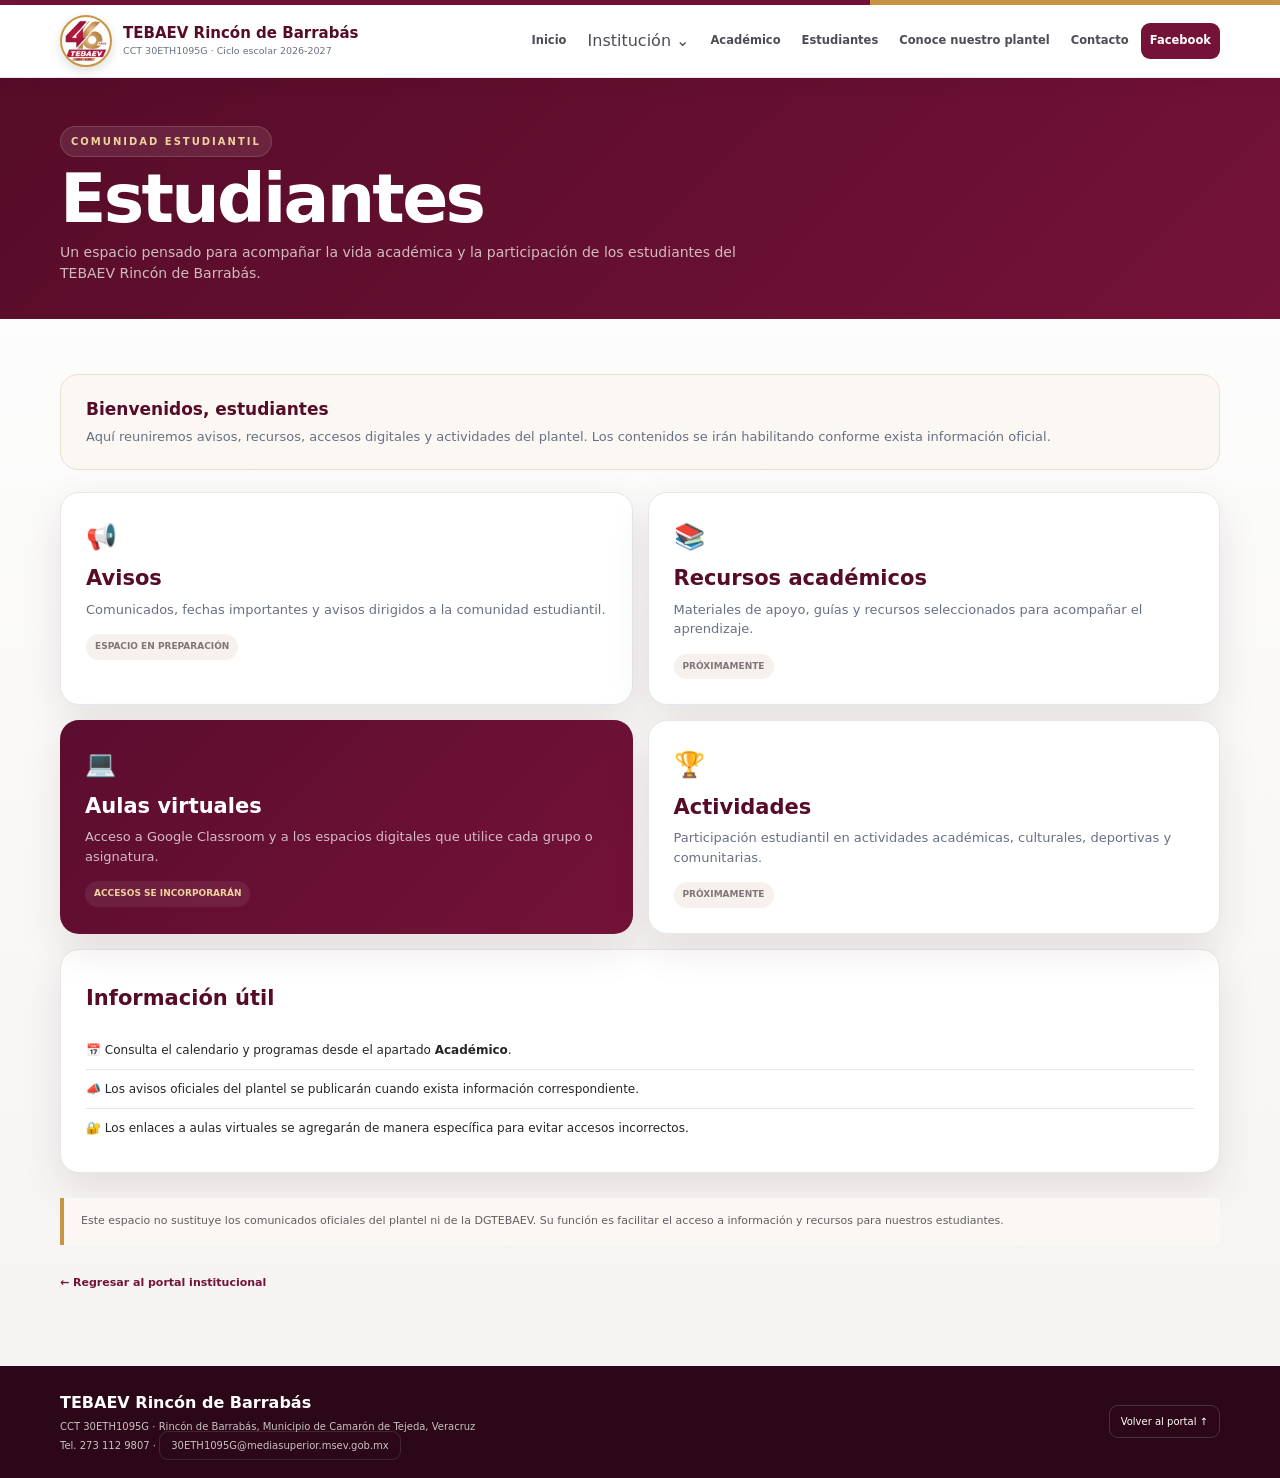
<file: estudiantes.html>
<!doctype html><html lang="es"><head><meta charset="utf-8"><meta name="viewport" content="width=device-width,initial-scale=1"><meta name="theme-color" content="#741238"><meta name="description" content="Espacio estudiantil del TEBAEV Rincón de Barrabás. Ciclo escolar 2026-2027."><meta property="og:type" content="website"><meta property="og:title" content="Estudiantes | TEBAEV Rincón de Barrabás"><meta property="og:description" content="Recursos, avisos y accesos digitales para estudiantes del TEBAEV Rincón de Barrabás."><meta property="og:image" content="https://mario-orther.github.io/TEBAEV-Rincon-de-Barrabas/Portada.jpg"><meta name="twitter:card" content="summary_large_image"><link rel="icon" href="./LOGO%2046.png"><link rel="manifest" href="./manifest.json"><link rel="stylesheet" href="./assets/site.css?v=20260827"><link rel="stylesheet" href="./assets/pages.css?v=20260827"><title>Estudiantes | TEBAEV Rincón de Barrabás</title></head><body class="students-page"><div class="site-top"></div><header class="site-header"><div class="site-wrap site-nav"><a class="site-brand" href="./index.html"><img src="./LOGO%2046.png" width="58" height="58" alt="Logotipo del TEBAEV Rincón de Barrabás"><div><strong>TEBAEV Rincón de Barrabás</strong><small>CCT 30ETH1095G · Ciclo escolar 2026-2027</small></div></a><button class="site-hamb" id="siteHamb" aria-label="Abrir menú" aria-expanded="false">☰</button><nav class="site-menu" id="siteMenu"><a href="./index.html">Inicio</a><div class="site-drop"><button class="site-dropbtn" type="button">Institución</button><div class="site-dropmenu"><a href="./institucion.html">Presentación institucional</a><a href="./historia.html">Nuestra historia</a></div></div><a href="./index.html#academico">Académico</a><a href="./estudiantes.html" aria-current="page">Estudiantes</a><a href="./conoce.html">Conoce nuestro plantel</a><a href="./index.html#contacto">Contacto</a><a class="site-fb" href="https://www.facebook.com/profile.php?id=100013613138056" target="_blank" rel="noopener">Facebook</a></nav></div></header><section class="hero"><div class="site-wrap"><div class="eyebrow">Comunidad estudiantil</div><h1>Estudiantes</h1><p>Un espacio pensado para acompañar la vida académica y la participación de los estudiantes del TEBAEV Rincón de Barrabás.</p></div></section><main class="content"><div class="site-wrap"><div class="notice"><strong>Bienvenidos, estudiantes</strong><p>Aquí reuniremos avisos, recursos, accesos digitales y actividades del plantel. Los contenidos se irán habilitando conforme exista información oficial.</p></div><div class="grid"><article class="card"><div class="icon">📢</div><h2>Avisos</h2><p>Comunicados, fechas importantes y avisos dirigidos a la comunidad estudiantil.</p><span class="status">ESPACIO EN PREPARACIÓN</span></article><article class="card"><div class="icon">📚</div><h2>Recursos académicos</h2><p>Materiales de apoyo, guías y recursos seleccionados para acompañar el aprendizaje.</p><span class="status">PRÓXIMAMENTE</span></article><article class="card classroom"><div class="icon">💻</div><h2>Aulas virtuales</h2><p>Acceso a Google Classroom y a los espacios digitales que utilice cada grupo o asignatura.</p><span class="status">ACCESOS SE INCORPORARÁN</span></article><article class="card"><div class="icon">🏆</div><h2>Actividades</h2><p>Participación estudiantil en actividades académicas, culturales, deportivas y comunitarias.</p><span class="status">PRÓXIMAMENTE</span></article></div><section class="card" style="margin-top:15px"><h2>Información útil</h2><ul class="list"><li>📅 Consulta el calendario y programas desde el apartado <strong>Académico</strong>.</li><li>📣 Los avisos oficiales del plantel se publicarán cuando exista información correspondiente.</li><li>🔐 Los enlaces a aulas virtuales se agregarán de manera específica para evitar accesos incorrectos.</li></ul></section><div class="footerNote">Este espacio no sustituye los comunicados oficiales del plantel ni de la DGTEBAEV. Su función es facilitar el acceso a información y recursos para nuestros estudiantes.</div><a class="return" href="./index.html">← Regresar al portal institucional</a></div></main><footer class="site-footer"><div class="site-wrap site-foot"><div><strong>TEBAEV Rincón de Barrabás</strong><small>CCT 30ETH1095G · Rincón de Barrabás, Municipio de Camarón de Tejeda, Veracruz</small><small>Tel. 273 112 9807 · <a href="mailto:30ETH1095G@mediasuperior.msev.gob.mx">30ETH1095G@mediasuperior.msev.gob.mx</a></small></div><a href="./index.html">Volver al portal ↑</a></div></footer><script>const h=document.getElementById('siteHamb'),m=document.getElementById('siteMenu');h.addEventListener('click',()=>{m.classList.toggle('open');h.setAttribute('aria-expanded',m.classList.contains('open'))});m.querySelectorAll('a').forEach(a=>a.addEventListener('click',()=>{m.classList.remove('open');h.setAttribute('aria-expanded','false')}));document.querySelector('.site-dropbtn').addEventListener('click',e=>e.currentTarget.parentElement.classList.toggle('open'));</script></body></html>
</file>
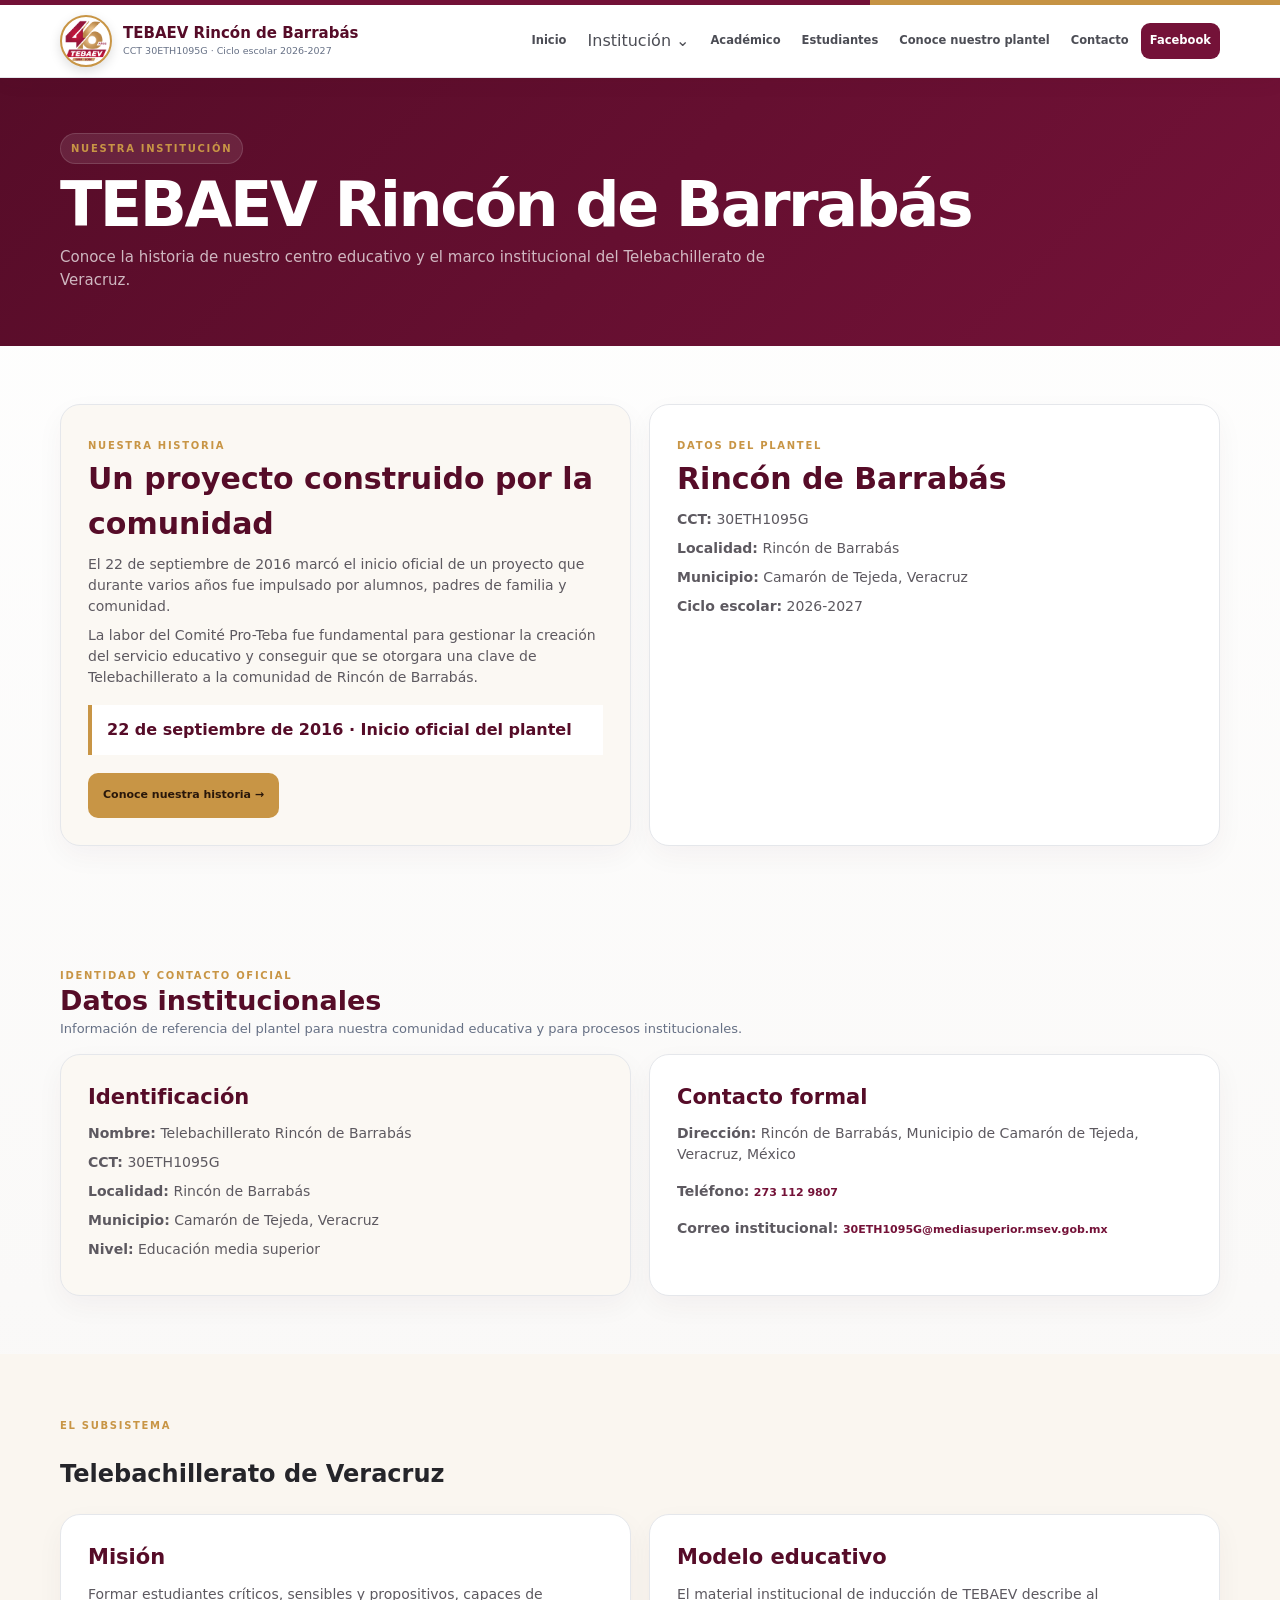
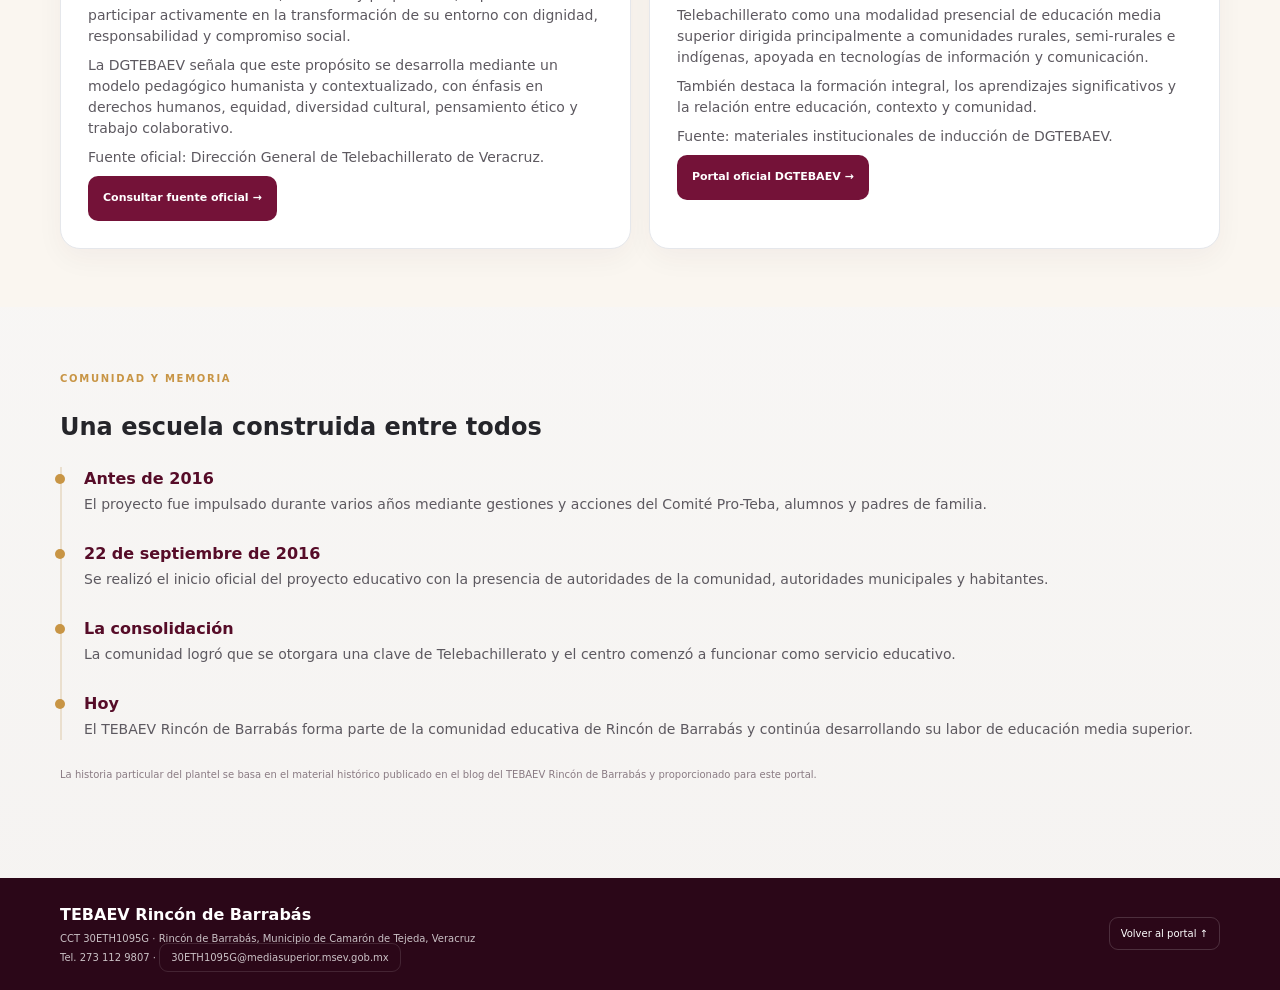
<file: institucion.html>
<!doctype html><html lang="es"><head><meta charset="utf-8"><meta name="viewport" content="width=device-width,initial-scale=1"><meta name="theme-color" content="#741238"><meta name="description" content="Información institucional, historia y datos del TEBAEV Rincón de Barrabás. Ciclo escolar 2026-2027."><meta property="og:type" content="website"><meta property="og:title" content="Institución | TEBAEV Rincón de Barrabás"><meta property="og:description" content="Conoce la historia, identidad y marco institucional del Telebachillerato Rincón de Barrabás."><meta property="og:image" content="https://mario-orther.github.io/TEBAEV-Rincon-de-Barrabas/Portada.jpg"><meta name="twitter:card" content="summary_large_image">
<script type="application/ld+json">
{
  "@context":"https://schema.org",
  "@type":"EducationalOrganization",
  "name":"Telebachillerato Rincón de Barrabás",
  "alternateName":"TEBAEV Rincón de Barrabás",
  "identifier":"30ETH1095G",
  "url":"https://mario-orther.github.io/TEBAEV-Rincon-de-Barrabas/",
  "email":"30ETH1095G@mediasuperior.msev.gob.mx",
  "telephone":"+52 273 112 9807",
  "address":{
    "@type":"PostalAddress",
    "addressLocality":"Rincón de Barrabás",
    "addressRegion":"Veracruz",
    "addressCountry":"MX"
  },
  "sameAs":["https://www.facebook.com/profile.php?id=100013613138056"]
}
</script><link rel="icon" href="./LOGO%2046.png"><link rel="manifest" href="./manifest.json"><link rel="stylesheet" href="./assets/site.css?v=20260827"><link rel="stylesheet" href="./assets/pages.css?v=20260827"><title>Institución | TEBAEV Rincón de Barrabás</title></head><body class="institution-page"><div class="site-top"></div><header class="site-header"><div class="site-wrap site-nav"><a class="site-brand" href="./index.html"><img src="./LOGO%2046.png" width="58" height="58" alt="Logotipo TEBAEV Rincón de Barrabás"><div><strong>TEBAEV Rincón de Barrabás</strong><small>CCT 30ETH1095G · Ciclo escolar 2026-2027</small></div></a><button class="site-hamb" id="siteHamb" aria-label="Abrir menú" aria-expanded="false">☰</button><nav class="site-menu" id="siteMenu"><a href="./index.html">Inicio</a><div class="site-drop"><button class="site-dropbtn" type="button">Institución</button><div class="site-dropmenu"><a href="./institucion.html" aria-current="page">Presentación institucional</a><a href="./historia.html">Nuestra historia</a></div></div><a href="./index.html#academico">Académico</a><a href="./estudiantes.html">Estudiantes</a><a href="./conoce.html">Conoce nuestro plantel</a><a href="./index.html#contacto">Contacto</a><a class="site-fb" href="https://www.facebook.com/profile.php?id=100013613138056" target="_blank" rel="noopener">Facebook</a></nav></div></header><section class="hero"><div class="site-wrap"><div class="eyebrow">Nuestra institución</div><h1>TEBAEV Rincón de Barrabás</h1><p>Conoce la historia de nuestro centro educativo y el marco institucional del Telebachillerato de Veracruz.</p></div></section><section class="section"><div class="site-wrap"><div class="grid"><article class="card soft"><span class="kicker">Nuestra historia</span><h2>Un proyecto construido por la comunidad</h2><p>El 22 de septiembre de 2016 marcó el inicio oficial de un proyecto que durante varios años fue impulsado por alumnos, padres de familia y comunidad.</p><p>La labor del Comité Pro-Teba fue fundamental para gestionar la creación del servicio educativo y conseguir que se otorgara una clave de Telebachillerato a la comunidad de Rincón de Barrabás.</p><div class="quote">22 de septiembre de 2016 · Inicio oficial del plantel</div><div class="buttons"><a class="btn gold" href="./historia.html">Conoce nuestra historia →</a></div></article><article class="card"><span class="kicker">Datos del plantel</span><h2>Rincón de Barrabás</h2><p><strong>CCT:</strong> 30ETH1095G</p><p><strong>Localidad:</strong> Rincón de Barrabás</p><p><strong>Municipio:</strong> Camarón de Tejeda, Veracruz</p><p><strong>Ciclo escolar:</strong> 2026-2027</p></article></div></div></section><section class="section"><div class="site-wrap"><div class="head"><span class="kicker">Identidad y contacto oficial</span><h2>Datos institucionales</h2><p>Información de referencia del plantel para nuestra comunidad educativa y para procesos institucionales.</p></div><div class="grid"><article class="card soft"><h3>Identificación</h3><p><strong>Nombre:</strong> Telebachillerato Rincón de Barrabás</p><p><strong>CCT:</strong> 30ETH1095G</p><p><strong>Localidad:</strong> Rincón de Barrabás</p><p><strong>Municipio:</strong> Camarón de Tejeda, Veracruz</p><p><strong>Nivel:</strong> Educación media superior</p></article><article class="card"><h3>Contacto formal</h3><p><strong>Dirección:</strong> Rincón de Barrabás, Municipio de Camarón de Tejeda, Veracruz, México</p><p><strong>Teléfono:</strong> <a class="more" href="tel:+522731129807">273 112 9807</a></p><p><strong>Correo institucional:</strong> <a class="more" href="mailto:30ETH1095G@mediasuperior.msev.gob.mx">30ETH1095G@mediasuperior.msev.gob.mx</a></p></article></div></div></section><section class="section" style="background:#faf6f0"><div class="site-wrap"><span class="kicker">El subsistema</span><h2>Telebachillerato de Veracruz</h2><div class="grid" style="margin-top:22px"><article class="card"><h3>Misión</h3><p>Formar estudiantes críticos, sensibles y propositivos, capaces de participar activamente en la transformación de su entorno con dignidad, responsabilidad y compromiso social.</p><p>La DGTEBAEV señala que este propósito se desarrolla mediante un modelo pedagógico humanista y contextualizado, con énfasis en derechos humanos, equidad, diversidad cultural, pensamiento ético y trabajo colaborativo.</p><p class="source">Fuente oficial: Dirección General de Telebachillerato de Veracruz.</p><a class="btn" href="https://www.sev.gob.mx/tebaev/mision/" target="_blank" rel="noopener">Consultar fuente oficial →</a></article><article class="card"><h3>Modelo educativo</h3><p>El material institucional de inducción de TEBAEV describe al Telebachillerato como una modalidad presencial de educación media superior dirigida principalmente a comunidades rurales, semi-rurales e indígenas, apoyada en tecnologías de información y comunicación.</p><p>También destaca la formación integral, los aprendizajes significativos y la relación entre educación, contexto y comunidad.</p><p class="source">Fuente: materiales institucionales de inducción de DGTEBAEV.</p><a class="btn" href="https://www.sev.gob.mx/tebaev/" target="_blank" rel="noopener">Portal oficial DGTEBAEV →</a></article></div></div></section><section class="section"><div class="site-wrap"><span class="kicker">Comunidad y memoria</span><h2>Una escuela construida entre todos</h2><div class="timeline"><div class="event"><strong>Antes de 2016</strong><p>El proyecto fue impulsado durante varios años mediante gestiones y acciones del Comité Pro-Teba, alumnos y padres de familia.</p></div><div class="event"><strong>22 de septiembre de 2016</strong><p>Se realizó el inicio oficial del proyecto educativo con la presencia de autoridades de la comunidad, autoridades municipales y habitantes.</p></div><div class="event"><strong>La consolidación</strong><p>La comunidad logró que se otorgara una clave de Telebachillerato y el centro comenzó a funcionar como servicio educativo.</p></div><div class="event"><strong>Hoy</strong><p>El TEBAEV Rincón de Barrabás forma parte de la comunidad educativa de Rincón de Barrabás y continúa desarrollando su labor de educación media superior.</p></div></div><p class="source">La historia particular del plantel se basa en el material histórico publicado en el blog del TEBAEV Rincón de Barrabás y proporcionado para este portal.</p></div></section><footer class="site-footer"><div class="site-wrap site-foot"><div><strong>TEBAEV Rincón de Barrabás</strong><small>CCT 30ETH1095G · Rincón de Barrabás, Municipio de Camarón de Tejeda, Veracruz</small><small>Tel. 273 112 9807 · <a href="mailto:30ETH1095G@mediasuperior.msev.gob.mx">30ETH1095G@mediasuperior.msev.gob.mx</a></small></div><a href="./index.html">Volver al portal ↑</a></div></footer><script>const h=document.getElementById('siteHamb'),m=document.getElementById('siteMenu');h.addEventListener('click',()=>{m.classList.toggle('open');h.setAttribute('aria-expanded',m.classList.contains('open'))});m.querySelectorAll('a').forEach(a=>a.addEventListener('click',()=>{m.classList.remove('open');h.setAttribute('aria-expanded','false')}));document.querySelector('.site-dropbtn').addEventListener('click',e=>e.currentTarget.parentElement.classList.toggle('open'));</script></body></html>
</file>
<file: assets/site.css>
/* Shared TEBAEV site styles are maintained here. */
:root{--v:#741238;--v2:#560c28;--g:#c89545;--bg:#f5f3f1;--ink:#25252a;--muted:#667085;--line:#e5e7eb;--card:#fff;--cream:#fbf8f3}
*{box-sizing:border-box}
:focus-visible{outline:3px solid #c89545;outline-offset:3px}
a:focus-visible,button:focus-visible{border-radius:9px}html{scroll-behavior:smooth;scroll-padding-top:86px}body{margin:0;font-family:system-ui,-apple-system,"Segoe UI",Roboto,Arial,sans-serif;color:var(--ink);background:linear-gradient(#fff,var(--bg));line-height:1.5}a{text-decoration:none;color:inherit}img{max-width:100%;height:auto}.wrap,.site-wrap{width:min(1160px,calc(100% - 36px));margin:auto}.top,.site-top{height:5px;background:linear-gradient(90deg,var(--v) 0 68%,var(--g) 68% 100%)}header,.site-header{position:sticky;top:0;z-index:30;background:#fffffff4;backdrop-filter:blur(12px);border-bottom:1px solid var(--line);box-shadow:0 5px 20px rgba(62,12,34,.045)}.nav,.site-nav{min-height:72px;display:flex;align-items:center;justify-content:space-between;gap:14px}.brand,.site-brand{display:flex;align-items:center;gap:11px;flex-shrink:0}.logo,.brand img,.site-brand img{width:52px;height:52px;border-radius:50%;display:block;object-fit:cover;border:2px solid var(--g);box-shadow:0 4px 12px #0002}.brand b,.brand strong,.site-brand strong{display:block;color:var(--v2);font-size:15px;line-height:1.12}.brand small,.site-brand small{display:block;color:var(--muted);font-size:9.5px;margin-top:3px;line-height:1.25}.menu,.site-menu{display:flex;gap:3px;align-items:center;flex-wrap:nowrap;min-width:0}.menu>a,.menu .drop,.site-menu>a,.site-drop{flex:0 0 auto}.menu a,.site-menu>a,.site-dropbtn,.dropbtn{padding:9px 9px;border-radius:9px;font-size:11.5px;font-weight:800;color:#4c4d55;white-space:nowrap}.menu a:hover,.menu a[aria-current="page"],.site-menu>a:hover,.site-dropbtn:hover,.dropbtn:hover{background:#f7eaf0;color:var(--v)}.menu .fb,.site-menu .site-fb{background:var(--v);color:#fff}.mb,.hamb,.site-hamb{display:none;border:0;background:#f7eaf0;color:var(--v);border-radius:11px;width:44px;height:44px;font-size:21px;cursor:pointer}.site-drop,.drop{position:relative}.site-dropbtn,.dropbtn{border:0;background:transparent;font:inherit;cursor:pointer}.site-dropbtn:after,.dropbtn:after{content:"⌄";margin-left:5px}.site-dropmenu,.dropmenu{position:absolute;top:calc(100% + 8px);left:0;min-width:225px;padding:7px;background:#fff;border:1px solid var(--line);border-radius:14px;box-shadow:0 18px 45px rgba(62,12,34,.15);display:none;z-index:50}.site-drop.open .site-dropmenu,.drop.open .dropmenu{display:block}.site-dropmenu a,.dropmenu a{display:block;padding:10px 12px;border-radius:9px;font-size:12px;font-weight:800;color:#4c4d55}.site-dropmenu a:hover,.dropmenu a:hover{background:#f7eaf0;color:var(--v)}
.hero{padding:30px 0 18px}.heroCard{background-position:center;background-size:cover;color:#fff;border-radius:25px;padding:32px 26px;overflow:hidden;position:relative;min-height:310px;display:flex;flex-direction:column;justify-content:center}.eyebrow{display:inline-block;background:#ffffff18;border:1px solid #ffffff22;padding:7px 10px;border-radius:999px;font-size:10px;font-weight:900;letter-spacing:.1em;text-transform:uppercase;width:max-content}.hero h1{font-size:clamp(35px,6vw,62px);line-height:.98;letter-spacing:-.04em;margin:16px 0 12px}.hero h1 span{color:#e1b66f}.hero p{max-width:680px;margin:0;color:#fff;opacity:.9;font-size:15px}.actions{display:flex;flex-wrap:wrap;gap:9px;margin-top:20px}.btn{display:inline-flex;align-items:center;justify-content:center;min-height:45px;padding:0 16px;border-radius:11px;background:#fff;color:var(--v2);font-size:12px;font-weight:900}.btn.gold,.gold{background:#fff3dd;color:#70430d}.notice{margin:10px 0 22px;background:#fff;border:1px solid var(--line);border-left:5px solid var(--g);border-radius:14px;padding:13px 15px;font-size:13px}.notice b{color:var(--v)}section{padding:27px 0}.section{padding:58px 0}.head{margin-bottom:15px}.head h2{margin:0;color:var(--v2);font-size:27px;line-height:1.12}.head p{margin:3px 0;color:var(--muted);font-size:13px}.grid{display:grid;grid-template-columns:repeat(3,1fr);gap:13px}.card{background:var(--card);border:1px solid var(--line);border-radius:17px;padding:18px;box-shadow:0 6px 20px #00000008}.card h2,.card h3{color:var(--v2)}.card h3{margin:8px 0 5px;font-size:16px}.card p{margin:0;color:var(--muted);font-size:12px}.more{display:inline-block;margin-top:12px;color:var(--v);font-size:11px;font-weight:900}.dashboard{display:grid;grid-template-columns:1.2fr .8fr;gap:14px}.panel{background:var(--cream);border:1px solid #eee3d6;border-radius:19px;padding:20px}.panel h3{margin:0 0 8px;color:var(--v2)}.panel p{color:var(--muted);font-size:13px;margin:0}.noticeList{display:grid;gap:8px;margin-top:13px}.noticeItem{background:#fff;border:1px solid var(--line);border-radius:12px;padding:11px}.noticeItem small{display:block;color:var(--g);font-weight:900;font-size:10px}.noticeItem strong{display:block;color:var(--v2);font-size:12px}.noticeItem span{color:var(--muted);font-size:11px}.contact{display:grid;grid-template-columns:1fr 1fr;gap:13px}.item{background:#fff;border:1px solid var(--line);border-radius:13px;padding:12px}.item small{display:block;color:var(--muted);font-size:10px}.item strong{color:var(--v2);font-size:13px}.pageHero{padding:34px 0 20px}.pageHero h1{margin:0;color:var(--v2);font-size:clamp(30px,5vw,48px);line-height:1.05}.pageHero p{max-width:760px;color:var(--muted);font-size:14px;margin:9px 0 0}.prose{max-width:820px}.prose p{color:var(--muted);font-size:14px}.prose h2,.prose h3{color:var(--v2)}.gallery{display:grid;grid-template-columns:repeat(3,1fr);gap:13px}.gallery figure{margin:0;background:#fff;border:1px solid var(--line);border-radius:15px;overflow:hidden;box-shadow:0 6px 20px #00000008}.gallery img{display:block;width:100%;height:220px;object-fit:cover}.gallery figcaption{padding:10px 12px;color:var(--muted);font-size:11px}.back{display:inline-flex;align-items:center;gap:7px;color:var(--v);font-size:12px;font-weight:900;margin-top:12px}.site-footer,footer{margin-top:28px;background:#2b0718;color:#fff;padding:25px 0}.foot,.site-foot{display:flex;justify-content:space-between;gap:15px;align-items:center}.foot small,.site-foot small{opacity:.75;font-size:10px;display:block;margin-top:4px}.site-foot a{border:1px solid #ffffff29;border-radius:9px;padding:8px 11px;font-size:10px}
@media(max-width:1050px){.menu a,.site-menu>a,.site-dropbtn,.dropbtn{padding:8px 6px;font-size:10.5px}.nav,.site-nav{gap:6px}.brand b,.brand strong,.site-brand strong{font-size:13.5px}.brand small,.site-brand small{font-size:8.8px}}
@media(max-width:820px){.mb,.hamb,.site-hamb{display:block}.menu,.site-menu{display:none;position:absolute;left:12px;right:12px;top:64px;background:#fff;border:1px solid var(--line);border-radius:13px;padding:7px;box-shadow:0 12px 30px #0002;flex-direction:column;align-items:stretch;flex-wrap:initial}.menu.open,.site-menu.open{display:flex}.dashboard,.contact,.grid{grid-template-columns:1fr}.gallery{grid-template-columns:repeat(2,1fr)}.site-menu>a,.site-dropbtn,.menu>a,.dropbtn{text-align:left;padding:12px}.site-menu .site-fb,.menu .fb{text-align:center}.site-dropmenu,.dropmenu{position:static;box-shadow:none;border:0;border-top:1px solid var(--line);border-radius:0;margin-top:4px;padding:4px 0}.site-drop.open .site-dropmenu,.drop.open .dropmenu{display:block}.heroCard{min-height:0}.site-brand img{width:46px;height:46px}}
@media(max-width:600px){.wrap,.site-wrap{width:calc(100% - 24px);padding:0}.top,.site-top{height:3px}.nav,.site-nav{min-height:64px}.brand,.site-brand{gap:9px}.logo,.brand img,.site-brand img{width:42px;height:42px}.brand b,.brand strong,.site-brand strong{font-size:14px}.brand small,.site-brand small{font-size:8.8px}.hero{padding:14px 0 10px}.heroCard{padding:24px 19px;border-radius:20px}.hero h1{font-size:40px}.actions{display:grid;grid-template-columns:1fr 1fr}.actions .btn{width:100%}.section{padding:40px 0}.pageHero{padding:28px 0 18px}.pageHero h1{font-size:35px}.pageHero p{font-size:13px}.grid,.gallery{grid-template-columns:1fr}.gallery img{height:240px}.head h2{font-size:28px}.head p{font-size:13px}.card{padding:20px}.panel{padding:21px}.foot,.site-foot{display:block;text-align:center}.foot>div:last-child,.site-foot>div:last-child{margin-top:10px}.site-menu{top:70px}}
@media(max-width:370px){.brand b,.brand strong,.site-brand strong{font-size:13px}.brand small,.site-brand small{font-size:8.3px}.hero h1{font-size:37px}.head h2{font-size:26px}}
.menu .dropbtn{font-weight:900;color:var(--v2)}
</file>
<file: assets/home.css>
:root{--home-v:#741238;--home-v2:#4d0b27;--home-g:#c89545;--home-c:#faf6f0;--home-m:#6d6870;--home-b:#e8e0d8;--home-shadow:0 16px 40px rgba(62,12,34,.1)}
.heroBox{min-height:520px;border-radius:30px;overflow:hidden;box-shadow:var(--home-shadow);background:radial-gradient(circle at 16% 28%,rgba(200,149,69,.10) 0 12%,transparent 12.2%),radial-gradient(circle at 92% 82%,rgba(116,18,56,.07) 0 18%,transparent 18.2%),linear-gradient(120deg,#fff 0%,#fffdf9 58%,#f8f3ed 100%);position:relative;display:grid;grid-template-columns:1.18fr .82fr;border:1px solid #eee5da}.copy{padding:clamp(38px,5.5vw,70px);display:flex;flex-direction:column;justify-content:center;color:var(--home-v2)}.copy h1{font-size:clamp(52px,6.2vw,76px);line-height:.91;letter-spacing:-3px;margin:15px 0 17px;color:var(--home-v)}.copy h1 span{display:block;color:var(--home-g)}.line{width:78px;height:3px;background:var(--home-g);margin:8px 0 22px}.copy p{max-width:510px;color:#5f5960;font-size:16px;margin:0}.meta{display:flex;flex-wrap:wrap;gap:8px;margin-top:23px}.meta span{padding:8px 12px;border:1px solid #d9c7cf;border-radius:999px;font-size:11px;font-weight:800;color:var(--home-v2);background:#fff}.heroMark{display:flex;align-items:center;justify-content:center;position:relative}.heroMark:before{content:"";position:absolute;width:340px;height:340px;border:1px solid rgba(116,18,56,.18);border-radius:50%;box-shadow:0 0 0 22px rgba(200,149,69,.06),0 0 0 44px rgba(116,18,56,.035)}.heroMark img{position:relative;width:min(278px,59%);aspect-ratio:1;border-radius:50%;object-fit:cover;box-shadow:0 20px 50px rgba(62,12,34,.13);border:8px solid #fff}.markText{position:absolute;left:0;right:0;bottom:39px;text-align:center;color:var(--home-v);font-size:10px;font-weight:900;letter-spacing:2px;text-transform:uppercase}.quick{padding:14px 0 22px}.quickGrid{display:grid;grid-template-columns:repeat(5,1fr);gap:13px}.quickCard{min-height:150px;padding:20px;border:1px solid var(--home-b);border-radius:17px;background:#fff;box-shadow:0 7px 20px #3c0f230d;display:flex;flex-direction:column;justify-content:center;transition:.2s ease}.quickCard:hover{transform:translateY(-3px);border-color:#d5b06f;box-shadow:0 13px 28px #3c0f2314}.quickCard.featured{background:linear-gradient(180deg,#fffaf0,#fff);border-color:#d8b36c}.quickIcon{width:40px;height:40px;border-radius:50%;display:grid;place-items:center;background:var(--home-v);color:#fff;font-size:19px;margin-bottom:12px}.quickCard.featured .quickIcon{background:var(--home-g);color:#3a210d}.quickCard b{color:var(--home-v2);font-size:14px;line-height:1.25}.quickCard p{margin:4px 0 0;color:var(--home-m);font-size:11px;line-height:1.4}.quickCard .qLink{margin-top:11px;color:var(--home-v);font-size:11px;font-weight:900}.institution{display:grid;grid-template-columns:1.1fr .9fr;gap:20px;margin-top:25px}.academicIntro{margin-top:25px;padding:27px 30px;border-radius:21px;background:var(--home-c);border:1px solid #eadfce}.academicIntro p{margin:0;color:#5d5960;font-size:15px}.cards{display:grid;grid-template-columns:repeat(3,1fr);gap:16px;margin-top:18px}.source{display:inline-block;margin-top:9px;color:#8b7a83;font-size:10px}.official{border-top:1px solid var(--home-b);margin-top:27px;padding-top:27px}.official h3{margin:0;color:var(--home-v2);font-size:22px}.official p{color:var(--home-m);font-size:13px}.officialGrid{display:grid;grid-template-columns:repeat(4,1fr);gap:11px;margin-top:16px}.official a{padding:17px;border:1px solid var(--home-b);border-radius:15px;background:#fff;font-size:12px;font-weight:900;color:var(--home-v2)}.official a span{display:block;color:var(--home-m);font-size:10px;font-weight:500;margin-top:4px}.note{margin-top:13px;padding:12px 14px;border-left:3px solid var(--home-g);background:var(--home-c);color:#625d63;font-size:12px}.students{background:var(--home-v2);color:#fff}.students .head h2{color:#fff}.students .head p{color:#ffffffb8}.studentGrid{display:grid;grid-template-columns:repeat(4,1fr);gap:12px;margin-top:25px}.studentCard{padding:20px;border:1px solid #ffffff20;border-radius:16px;background:#ffffff0b}.studentCard strong{display:block;font-size:14px}.studentCard span{display:block;color:#ffffffad;font-size:11px;margin-top:4px}.studentCard a{display:inline-block;margin-top:10px;color:#f0d29d;font-size:11px;font-weight:900}.galleryPreview{margin-top:25px;padding:30px;border-radius:21px;background:linear-gradient(135deg,var(--home-v2),var(--home-v));color:#fff}.galleryPreview h3{margin:0 0 8px;font-size:25px}.galleryPreview p{margin:0;color:#ffffffc4;font-size:14px;max-width:680px}.galleryPreview .btn{margin-top:17px}.contact{display:grid;grid-template-columns:.9fr 1.1fr;gap:17px;margin-top:25px}.contactCard{padding:28px;border:1px solid var(--home-b);border-radius:21px}.row{padding:13px 0;border-bottom:1px solid var(--home-b)}.row:last-child{border:0}.row small{display:block;color:var(--home-m);font-size:10px;font-weight:900;text-transform:uppercase}.row strong{display:block;color:var(--home-v2);font-size:14px;margin-top:3px}.map{padding:28px;border-radius:21px;background:linear-gradient(135deg,var(--home-v2),var(--home-v));color:#fff;display:flex;flex-direction:column;justify-content:center}.map h3{margin:0 0 7px;font-size:25px}.map p{margin:0;color:#ffffffc4;font-size:14px}.map .btn{margin-top:17px;align-self:flex-start}
section.content{padding:44px 0}
#institucion{padding-top:48px;padding-bottom:38px}
#academico{padding-top:42px}
.institution{align-items:stretch;gap:22px}
.institution>.panel,.institution>.data{min-height:100%}
.data{display:grid;grid-template-columns:1fr 1fr;gap:0;background:#fff;border:1px solid var(--home-b);border-radius:21px;overflow:hidden;box-shadow:0 7px 22px rgba(62,12,34,.05)}
.data div{padding:20px 22px;border-bottom:1px solid var(--home-b)}
.data div:nth-child(odd){border-right:1px solid var(--home-b)}
.data div:nth-child(3),.data div:nth-child(4){border-bottom:0}
.data small{display:block;color:var(--home-m);font-size:10px;line-height:1.3;font-weight:900;letter-spacing:.08em;text-transform:uppercase;margin-bottom:7px}
.data strong{display:block;color:var(--home-v2);font-size:15px;line-height:1.4;font-weight:750}
.panel .quote{margin-top:18px}
.panel .link{display:inline-flex;align-items:center;gap:5px;margin-top:18px;font-size:14px;line-height:1.35;font-weight:800;color:var(--home-v)}
#academico .head{margin-bottom:18px}
#academico .academicIntro{margin-top:0}
@media(max-width:850px){section.content{padding:38px 0}.institution{grid-template-columns:1fr}.data{grid-template-columns:1fr 1fr}.data div:nth-child(odd){border-right:1px solid var(--home-b)}.data div:nth-child(3),.data div:nth-child(4){border-bottom:0}}
@media(max-width:600px){section.content{padding:42px 0 36px}#institucion{padding-top:38px;padding-bottom:30px}#academico{padding-top:34px}.data{grid-template-columns:1fr}.data div{border-right:0!important;border-bottom:1px solid var(--home-b)!important}.data div:last-child{border-bottom:0!important}.data div{padding:17px 18px}.data small{font-size:10.5px;margin-bottom:6px}.data strong{font-size:16px;line-height:1.4}.panel .link{font-size:15px}.panel .quote{font-size:14px}}
</file>
<file: assets/mobile-home.css>
/* TEBAEV Rincón de Barrabás · responsive refinement
   Deliberately kept small: the structural styles live in site.css and page styles.
   No !important overrides are used. */

@media (min-width:601px){
  body{-webkit-font-smoothing:antialiased}
  .nav{min-height:80px}
  .brand{gap:13px}
  .brand img{width:58px;height:58px}
  .brand b,.brand strong{font-size:17px;line-height:1.15}
  .brand small{font-size:10px;line-height:1.25;margin-top:3px}
  .menu{gap:5px}
  .menu a,.dropbtn{padding:10px 12px;font-size:13px}
  .menu .fb{padding-left:15px;padding-right:15px}
  .hero{padding:30px 0 22px}
  .heroBox{min-height:520px;border-radius:30px;box-shadow:0 20px 48px rgba(62,12,34,.13);grid-template-columns:1.18fr .82fr}
  .heroMark:before{width:340px;height:340px}
  .heroMark img{width:min(278px,59%);border-width:8px}
  .copy{padding:clamp(38px,5.5vw,70px)}
  .copy h1{font-size:clamp(52px,6.2vw,76px);line-height:.91;letter-spacing:-3px;margin:15px 0 17px}
  .copy p{max-width:510px;font-size:16px;line-height:1.55}
  .meta{gap:8px;margin-top:23px}
  .meta span{padding:8px 12px;font-size:11px}
  .actions{gap:10px;margin-top:26px}
  .btn{min-height:46px;padding:0 17px;font-size:13px;border-radius:12px}
  .quick{padding:14px 0 22px}
  .quickGrid{gap:13px}
  .quickCard{padding:20px;border-radius:17px}
  .quickCard b{font-size:14px;line-height:1.25}
  .quickCard p{font-size:11px;line-height:1.4;margin-top:4px}
  section.content,.content{padding:66px 0}
  .kicker{font-size:11px;letter-spacing:1.9px}
  .head h2{font-size:35px;line-height:1.08;letter-spacing:-.8px}
  .head p{font-size:14.5px;line-height:1.5}
  .institution{gap:20px;margin-top:25px}
  .panel{padding:30px;border-radius:21px}
  .panel h3{font-size:24px;line-height:1.2}
  .panel p{font-size:15px;line-height:1.58}
  .cards{gap:16px;margin-top:18px}
  .card{padding:25px;border-radius:19px}
  .card h3{font-size:20px;line-height:1.2}
  .card p{font-size:14px;line-height:1.5}
  .contact{gap:17px;margin-top:25px}
  .contactCard{padding:28px;border-radius:21px}
  .map{padding:28px;border-radius:21px}
  .studentGrid{gap:12px;margin-top:25px}
  .studentCard{padding:20px;border-radius:16px}
}

@media (max-width:600px){
  body{-webkit-font-smoothing:antialiased}
  .top{height:3px}
  .nav{min-height:64px}
  .brand{gap:10px;min-width:0}
  .brand img{width:42px;height:42px}
  .brand b,.brand strong{font-size:14.5px;line-height:1.12;white-space:nowrap}
  .brand small{font-size:9.2px;line-height:1.2;margin-top:3px;white-space:nowrap}
  .hamb,.mb{width:42px;height:42px;padding:0;display:flex;align-items:center;justify-content:center;font-size:20px;border-radius:12px}
  .menu{top:70px;left:11px;right:11px;border-radius:16px;padding:7px}
  .menu a{padding:12px;font-size:13px;border-radius:11px}
  .hero{padding:14px 0 10px}
  .heroBox{border-radius:22px;overflow:hidden;box-shadow:0 17px 40px rgba(62,12,34,.15)}
  .heroMark{min-height:178px;flex:0 0 178px}
  .heroMark:before{width:165px;height:165px}
  .heroMark img{width:125px;border-width:5px}
  .markText{bottom:10px;font-size:8px;letter-spacing:1.5px}
  .copy{padding:24px 20px 22px}
  .eyebrow{font-size:9px;letter-spacing:1.55px}
  .copy h1{font-size:40px;line-height:.93;letter-spacing:-1.8px;margin:10px 0 12px}
  .copy p{font-size:13.2px;line-height:1.52}
  .meta{gap:6px;margin-top:15px}
  .meta span{padding:6px 9px;font-size:9.4px}
  .actions{display:grid;grid-template-columns:1fr 1fr;gap:8px;margin-top:17px}
  .btn{min-height:42px;padding:0 9px;font-size:10.5px;border-radius:10px}
  .quick{padding:10px 0 18px}
  .quickGrid{grid-template-columns:1fr 1fr;gap:9px}
  .quickCard{min-height:122px;padding:14px;border-radius:15px}
  .quickIcon{width:34px;height:34px;font-size:16px;margin-bottom:9px}
  .quickCard b{font-size:13px}
  .quickCard p{font-size:10.5px}
  .quickCard .qLink{font-size:10px}
  .quickCard:nth-child(5){grid-column:1/-1;min-height:96px}
  section.content,.content{padding:34px 0 28px}
  .kicker{font-size:9px;letter-spacing:1.55px}
  .head h2{font-size:28px;line-height:1.08;letter-spacing:-.6px}
  .head p{font-size:13.2px;line-height:1.5}
  .institution{gap:12px;margin-top:18px}
  .panel,.academicIntro,.card,.contactCard{border-radius:18px;box-shadow:0 7px 21px rgba(62,12,34,.05)}
  .panel{padding:21px}
  .panel h3{font-size:21px;line-height:1.2}
  .panel p,.academicIntro p,.card p,.map p{font-size:13.5px;line-height:1.52}
  .quote{font-size:12.5px;padding:13px 14px}
  .data{grid-template-columns:1fr;border-radius:18px}
  .data div{padding:14px 15px}
  .data div:nth-child(odd){border-right:0}
  .data small{font-size:9px}
  .data strong{font-size:12.5px;line-height:1.35}
  .academicIntro{padding:20px}
  .cards{grid-template-columns:1fr;gap:10px;margin-top:15px}
  .card{padding:19px}
  .card h3{font-size:18px;line-height:1.2}
  .officialGrid{grid-template-columns:1fr;gap:9px}
  .studentGrid{grid-template-columns:1fr;gap:10px;margin-top:18px}
  .studentCard{padding:16px;border-radius:14px}
  .studentCard strong{font-size:14px;line-height:1.2}
  .studentCard span{font-size:11px;line-height:1.4}
  .galleryPreview,.map{padding:20px;border-radius:17px}
  .galleryPreview h3,.map h3{font-size:21px;line-height:1.18}
  .galleryPreview p{font-size:13px;line-height:1.5}
  .contact{grid-template-columns:1fr;gap:10px}
  .contactCard{padding:19px}
  .row{padding:10px 0}
  .row small{font-size:9px}
  .row strong{font-size:12.5px;line-height:1.35}
  .note{font-size:11px;line-height:1.45}
  footer{padding:23px 0}
  .foot{display:block;text-align:center}
  .foot small{font-size:9px}
  .foot a{font-size:10px;padding:9px 11px;display:inline-block;margin-top:12px}
}

@media(max-width:370px){
  .brand b,.brand strong{font-size:13.5px}
  .brand small{font-size:8.5px}
  .heroMark{min-height:166px;flex-basis:166px}
  .heroMark img{width:116px}
  .copy{padding:22px 18px 20px}
  .copy h1{font-size:37px}
  .copy p{font-size:12.7px}
  .quickCard{min-height:98px}
  .quickCard b{font-size:12.5px}
  .quickCard p{font-size:10px}
  .head h2{font-size:26px}
  .head p{font-size:12.7px}
  .panel h3{font-size:20px}
  .panel p,.academicIntro p,.card p,.map p{font-size:13px}
  .card h3{font-size:17.5px}
}

/* Legibilidad móvil: jerarquía, separación y tamaño táctil */
@media (max-width:600px){
  section.content,.content{padding-top:42px;padding-bottom:36px}
  .kicker{font-size:10.5px;letter-spacing:2px;line-height:1.3}
  .head h2{font-size:31px;line-height:1.12;letter-spacing:-.7px;margin:7px 0 8px}
  .head p{font-size:15.5px;line-height:1.55;margin-top:7px}
  .panel{padding:24px 22px}
  .panel h3{font-size:23px;line-height:1.25;margin-bottom:12px}
  .panel p,.academicIntro p,.card p,.map p,.galleryPreview p{font-size:15px;line-height:1.62;letter-spacing:0}
  .quote{display:block;margin-top:18px;padding:14px 16px;font-size:14px;line-height:1.4;font-weight:700}
  .panel .link{display:inline-flex;align-items:center;gap:5px;margin-top:18px;font-size:15px;line-height:1.35;font-weight:700}
  .data div{padding:17px 18px}
  .data small,.row small{display:block;margin-bottom:6px;font-size:10.5px;line-height:1.3;letter-spacing:.7px}
  .data strong,.row strong{display:block;font-size:16px;line-height:1.4;font-weight:700}
  .academicIntro{padding:23px 21px}
  .cards{gap:13px}
  .card{padding:21px 20px}
  .card h3{font-size:20px;line-height:1.28;margin-bottom:9px}
  .card .link,.source{font-size:13px}
  .official h3{font-size:24px;line-height:1.25}
  .official>p,.officialGrid a,.officialGrid a span{font-size:14px;line-height:1.5}
  .studentCard strong{font-size:17px;line-height:1.3}
  .studentCard span{font-size:13.5px;line-height:1.5}
  .studentCard a{font-size:14px;line-height:1.4}
  .galleryPreview h3,.map h3{font-size:23px;line-height:1.25}
  .note{font-size:13px;line-height:1.55}
}

@media (max-width:370px){
  .head h2{font-size:29px}
  .head p{font-size:14.5px}
  .panel h3{font-size:22px}
  .panel p,.academicIntro p,.card p,.map p,.galleryPreview p{font-size:14.5px}
  .data strong,.row strong{font-size:15px}
}
</file>
<file: assets/pages.css>
/* Shared styles for secondary pages */
.institution-page .hero{background:linear-gradient(135deg,var(--v2),var(--v));color:#fff;padding:55px 0}.institution-page .eyebrow,.institution-page .kicker{font-size:10px;font-weight:900;letter-spacing:1.7px;text-transform:uppercase;color:var(--g)}.institution-page .hero h1{font-size:clamp(38px,6vw,62px);line-height:1;margin:10px 0}.institution-page .hero p{max-width:720px;color:#ffffffc7}.institution-page .section{padding:58px 0}.institution-page .grid{display:grid;grid-template-columns:1fr 1fr;gap:18px}.institution-page .card{padding:27px;border:1px solid var(--line);border-radius:20px;background:#fff;box-shadow:0 10px 28px #3c0f230b}.institution-page .soft{background:var(--cream)}.institution-page .card h2{color:var(--v2);font-size:30px;margin:0 0 8px}.institution-page .card h3{margin:0 0 10px;color:var(--v2);font-size:21px}.institution-page .card p{margin:0 0 8px;color:#5d5960;font-size:14px}.institution-page .quote{margin-top:17px;border-left:4px solid var(--g);padding:13px 15px;background:#fff;color:var(--v2);font-weight:800}.institution-page .timeline{margin-top:22px;border-left:2px solid #eadfce;padding-left:22px}.institution-page .event{position:relative;margin:0 0 27px}.institution-page .event:before{content:"";position:absolute;left:-29px;top:7px;width:10px;height:10px;border-radius:50%;background:var(--g)}.institution-page .event strong{display:block;color:var(--v2)}.institution-page .event p{margin:3px 0;color:#5d5960;font-size:14px}.institution-page .buttons{display:flex;gap:10px;flex-wrap:wrap;margin-top:18px}.institution-page .btn{display:inline-flex;padding:11px 15px;border-radius:10px;background:var(--v);color:#fff;font-size:11px;font-weight:900}.institution-page .btn.gold{background:var(--g);color:#29170a}.institution-page .source{font-size:10px;color:#8a7b83;margin-top:18px}
.gallery-page .intro{padding:38px 0 24px}.gallery-page .introbox{border-radius:28px;background:linear-gradient(135deg,var(--v2),var(--v));color:#fff;padding:clamp(32px,6vw,64px);position:relative;overflow:hidden;box-shadow:0 16px 40px rgba(62,12,34,.1)}.gallery-page .introbox:after{content:"";position:absolute;width:280px;height:280px;border:1px solid #ffffff25;border-radius:50%;right:-70px;top:-80px;box-shadow:0 0 0 28px #ffffff08,0 0 0 56px #ffffff05}.gallery-page .kicker{color:var(--g);font-size:10px;font-weight:900;letter-spacing:2px;text-transform:uppercase}.gallery-page .intro h1{font-size:clamp(38px,6vw,64px);line-height:.95;letter-spacing:-2px;margin:12px 0}.gallery-page .intro p{max-width:680px;color:#ffffffc9;margin:0;font-size:14px}.gallery-page .chips{display:flex;gap:8px;flex-wrap:wrap;margin-top:20px}.gallery-page .chips span{border:1px solid #ffffff30;border-radius:999px;padding:7px 11px;font-size:10px;font-weight:800}.gallery-page .section{padding:32px 0 50px}.gallery-page .head h2{margin:4px 0;color:var(--v2);font-size:30px}.gallery-page .head p{margin:0;color:var(--muted);font-size:13px}.gallery-page .banner{margin-top:22px;border:1px solid var(--line);border-radius:20px;overflow:hidden;background:var(--cream);box-shadow:0 8px 25px #3c0f230d}.gallery-page .banner img{display:block;width:100%;height:auto}.gallery-page .banner figcaption{padding:13px 16px;color:var(--muted);font-size:11px}.gallery-page .filters{display:flex;flex-wrap:wrap;gap:8px;margin:22px 0 0}.gallery-page .filter{border:1px solid var(--line);background:#fff;color:var(--v2);border-radius:999px;padding:8px 13px;font-size:10px;font-weight:900;cursor:pointer}.gallery-page .filter.active,.gallery-page .filter:hover{background:var(--v);color:#fff;border-color:var(--v)}.gallery-page .grid{display:grid;grid-template-columns:repeat(3,1fr);gap:14px;margin-top:16px}.gallery-page .photo{margin:0;border:1px solid var(--line);border-radius:18px;overflow:hidden;background:#fff;box-shadow:0 8px 25px #3c0f230d;transition:transform .2s,box-shadow .2s}.gallery-page .photo:hover{transform:translateY(-3px);box-shadow:0 13px 30px #3c0f2317}.gallery-page .photo img{display:block;width:100%;height:235px;object-fit:cover;background:#eee}.gallery-page .photo figcaption{padding:12px 14px 15px}.gallery-page .photo strong{display:block;color:var(--v2);font-size:13px}.gallery-page .photo span{display:block;color:var(--muted);font-size:10px;margin-top:3px}.gallery-page .photo.hide{display:none}.gallery-page .closing{margin-top:22px;padding:22px 24px;border-left:4px solid var(--g);border-radius:0 16px 16px 0;background:var(--cream);color:var(--v2);font-weight:800;font-size:13px}
.students-page .hero{padding:48px 0 35px;background:linear-gradient(135deg,var(--v2),var(--v));color:#fff}.students-page .eyebrow{color:#f0d29d;font-size:10px;font-weight:900;letter-spacing:2px;text-transform:uppercase}.students-page .hero h1{font-size:clamp(44px,7vw,68px);line-height:.95;margin:10px 0}.students-page .hero p{max-width:700px;color:#ffffffc9;font-size:14px;margin:0}.students-page .content{padding:45px 0}.students-page .notice{padding:22px 25px;border-radius:18px;background:var(--cream);border:1px solid #eadfce}.students-page .notice strong{color:var(--v2);display:block;font-size:17px}.students-page .notice p{margin:5px 0 0;color:var(--muted);font-size:13px}.students-page .grid{display:grid;grid-template-columns:repeat(2,1fr);gap:15px;margin-top:22px}.students-page .card{padding:25px;border:1px solid var(--line);border-radius:19px;background:#fff;box-shadow:0 15px 40px rgba(62,12,34,.1)}.students-page .icon{font-size:25px}.students-page .card h2{margin:8px 0 5px;color:var(--v2);font-size:21px}.students-page .card p{margin:0;color:var(--muted);font-size:13px}.students-page .card .status{display:inline-block;margin-top:15px;padding:6px 9px;border-radius:999px;background:#f6f1ec;color:#81757b;font-size:9px;font-weight:900}.students-page .classroom{background:linear-gradient(135deg,#5b0d2e,#741238);color:#fff;border:0}.students-page .classroom h2{color:#fff}.students-page .classroom p{color:#ffffffb8}.students-page .classroom .status{background:#ffffff12;color:#f0d29d}.students-page .list{margin:17px 0 0;padding:0;list-style:none}.students-page .list li{padding:10px 0;border-top:1px solid var(--line);font-size:12px}.students-page .list li:first-child{border-top:0}.students-page .footerNote{margin-top:25px;padding:15px 17px;border-left:4px solid var(--g);background:var(--cream);color:#625d63;font-size:11px}.students-page .return{display:inline-block;margin-top:30px;color:var(--v);font-size:11px;font-weight:900}

/* Institutional history */
.historyHero{padding:54px 0 42px;background:radial-gradient(circle at 82% 18%,#9b244f 0 9%,transparent 9.2%),linear-gradient(135deg,var(--v2),var(--v));color:#fff}.historyHero h1{font-size:clamp(42px,7vw,72px);line-height:.95;letter-spacing:-2px;margin:12px 0}.historyHero p{max-width:760px;color:#ffffffc9;font-size:15px;margin:0}.historyContent{padding:48px 0 60px}.historyIntro{padding:23px 27px;background:var(--cream);border:1px solid #eadfce;border-radius:20px;color:#5d5960;font-size:14px;box-shadow:0 10px 28px #3c0f230b}.historyTimeline{position:relative;margin:42px auto 0;max-width:900px;padding-left:38px}.historyTimeline:before{content:"";position:absolute;left:8px;top:4px;bottom:4px;width:2px;background:#e2cda9}.historyEvent{position:relative;margin:0 0 42px}.historyEvent:before{content:"";position:absolute;left:-38px;top:6px;width:13px;height:13px;border-radius:50%;background:var(--g);border:3px solid #fff;box-shadow:0 0 0 2px var(--g)}.historyYear{color:var(--g);font-size:10px;font-weight:900;letter-spacing:1.5px;text-transform:uppercase}.historyEvent h2{color:var(--v2);font-size:25px;line-height:1.15;margin:5px 0 9px}.historyEvent p{margin:0;color:#5d5960;font-size:14px}.historyPhoto{margin-top:17px;border-radius:18px;overflow:hidden;border:1px solid var(--line);background:#fff;box-shadow:0 10px 28px #3c0f230b}.historyPhoto img{display:block;width:100%;max-height:430px;object-fit:cover}.historyPhoto.compact img{width:45%;max-width:360px;max-height:245px;margin:auto;object-fit:contain}.caption{padding:10px 13px;color:var(--muted);font-size:10px;background:#fff}.historyQuote{max-width:900px;margin:10px auto 35px;padding:24px 27px;border-left:4px solid var(--g);background:var(--cream);border-radius:0 16px 16px 0;color:var(--v2);font-weight:800;font-size:17px}.historyBack{display:inline-flex;align-items:center;padding:11px 15px;border:1px solid var(--line);border-radius:11px;color:var(--v);font-size:11px;font-weight:900;background:#fff}.historyBack:hover{background:#f6eaf0}

@media(max-width:850px){.gallery-page .grid{grid-template-columns:1fr 1fr}.institution-page .grid{grid-template-columns:1fr}.students-page .grid{grid-template-columns:1fr 1fr}}
@media(max-width:600px){.gallery-page .intro{padding-top:22px}.gallery-page .introbox{border-radius:20px;padding:30px 24px}.gallery-page .intro h1{font-size:42px}.gallery-page .grid{grid-template-columns:1fr}.gallery-page .photo img{height:225px}.gallery-page .filters{overflow-x:auto;flex-wrap:nowrap;padding-bottom:3px}.gallery-page .filter{white-space:nowrap}.institution-page .section{padding:43px 0}.institution-page .hero{padding:43px 0}.institution-page .card{padding:22px}.students-page .hero{padding:38px 0 28px}.students-page .content{padding:35px 0}.students-page .card{padding:21px}.historyHero{padding:42px 0 32px}.historyHero h1{font-size:44px}.historyHero p{font-size:13px;line-height:1.55}.historyContent{padding:34px 0 45px}.historyIntro{padding:19px;font-size:13px}.historyTimeline{padding-left:27px;margin-top:34px}.historyTimeline:before{left:7px}.historyEvent:before{left:-27px}.historyEvent{margin-bottom:34px}.historyEvent h2{font-size:21px}.historyEvent p{font-size:13px;line-height:1.6}.historyPhoto img{max-height:310px}.historyPhoto.compact img{width:68%;max-width:270px;max-height:210px}.caption{font-size:9px}.historyQuote{padding:20px;font-size:15px;margin-top:4px}}
</file>
